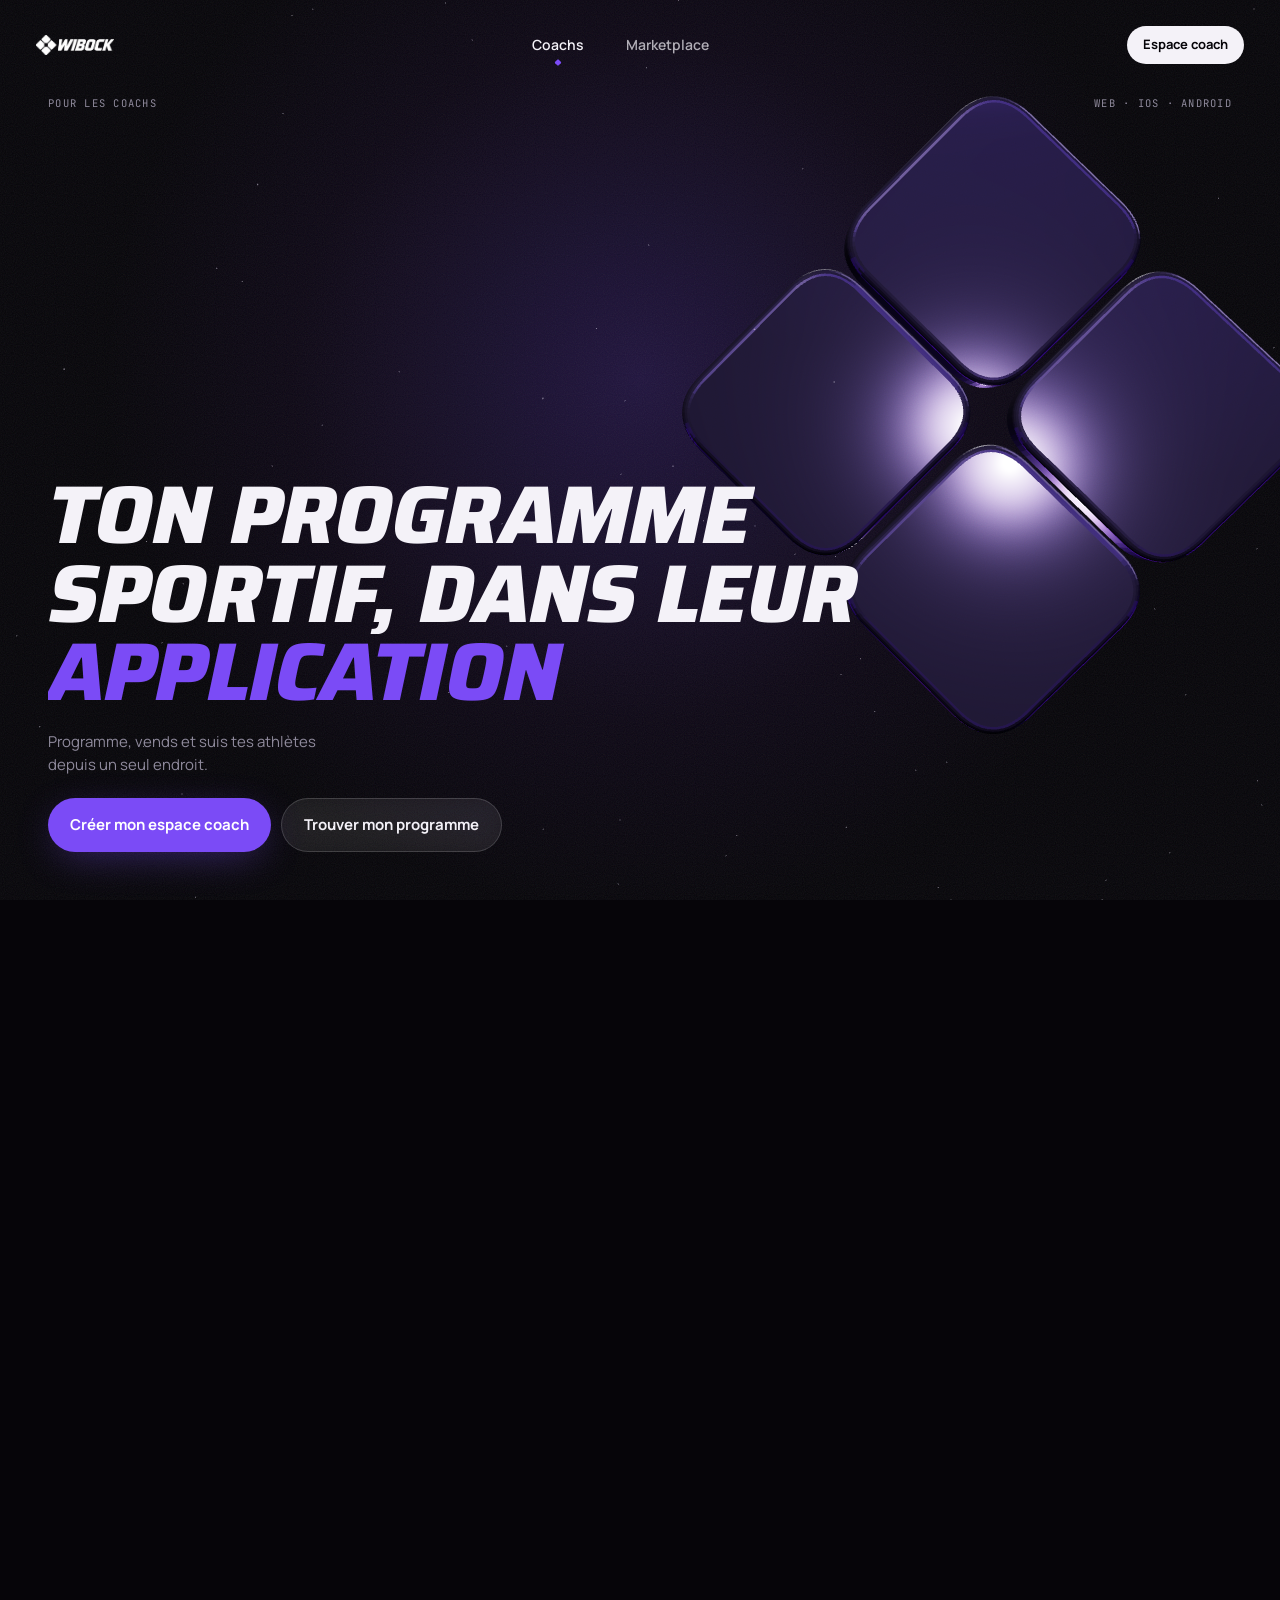
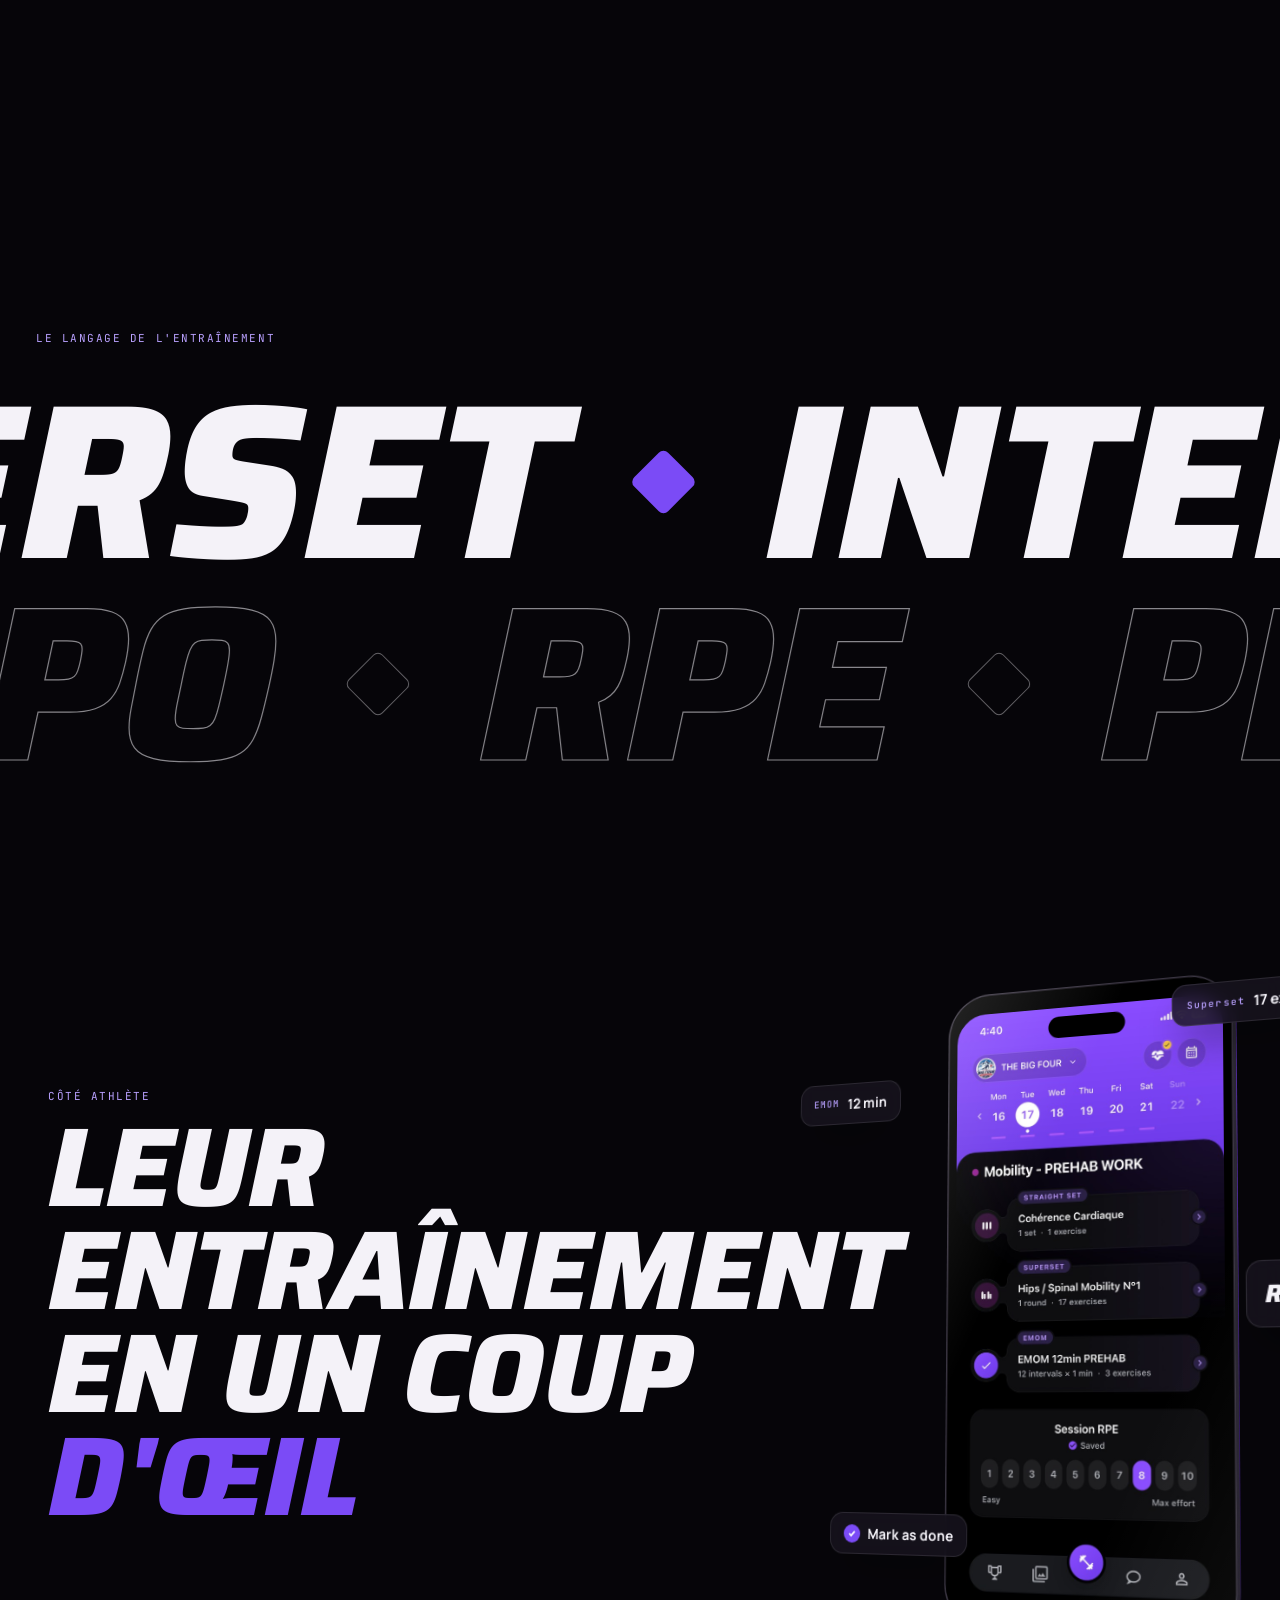
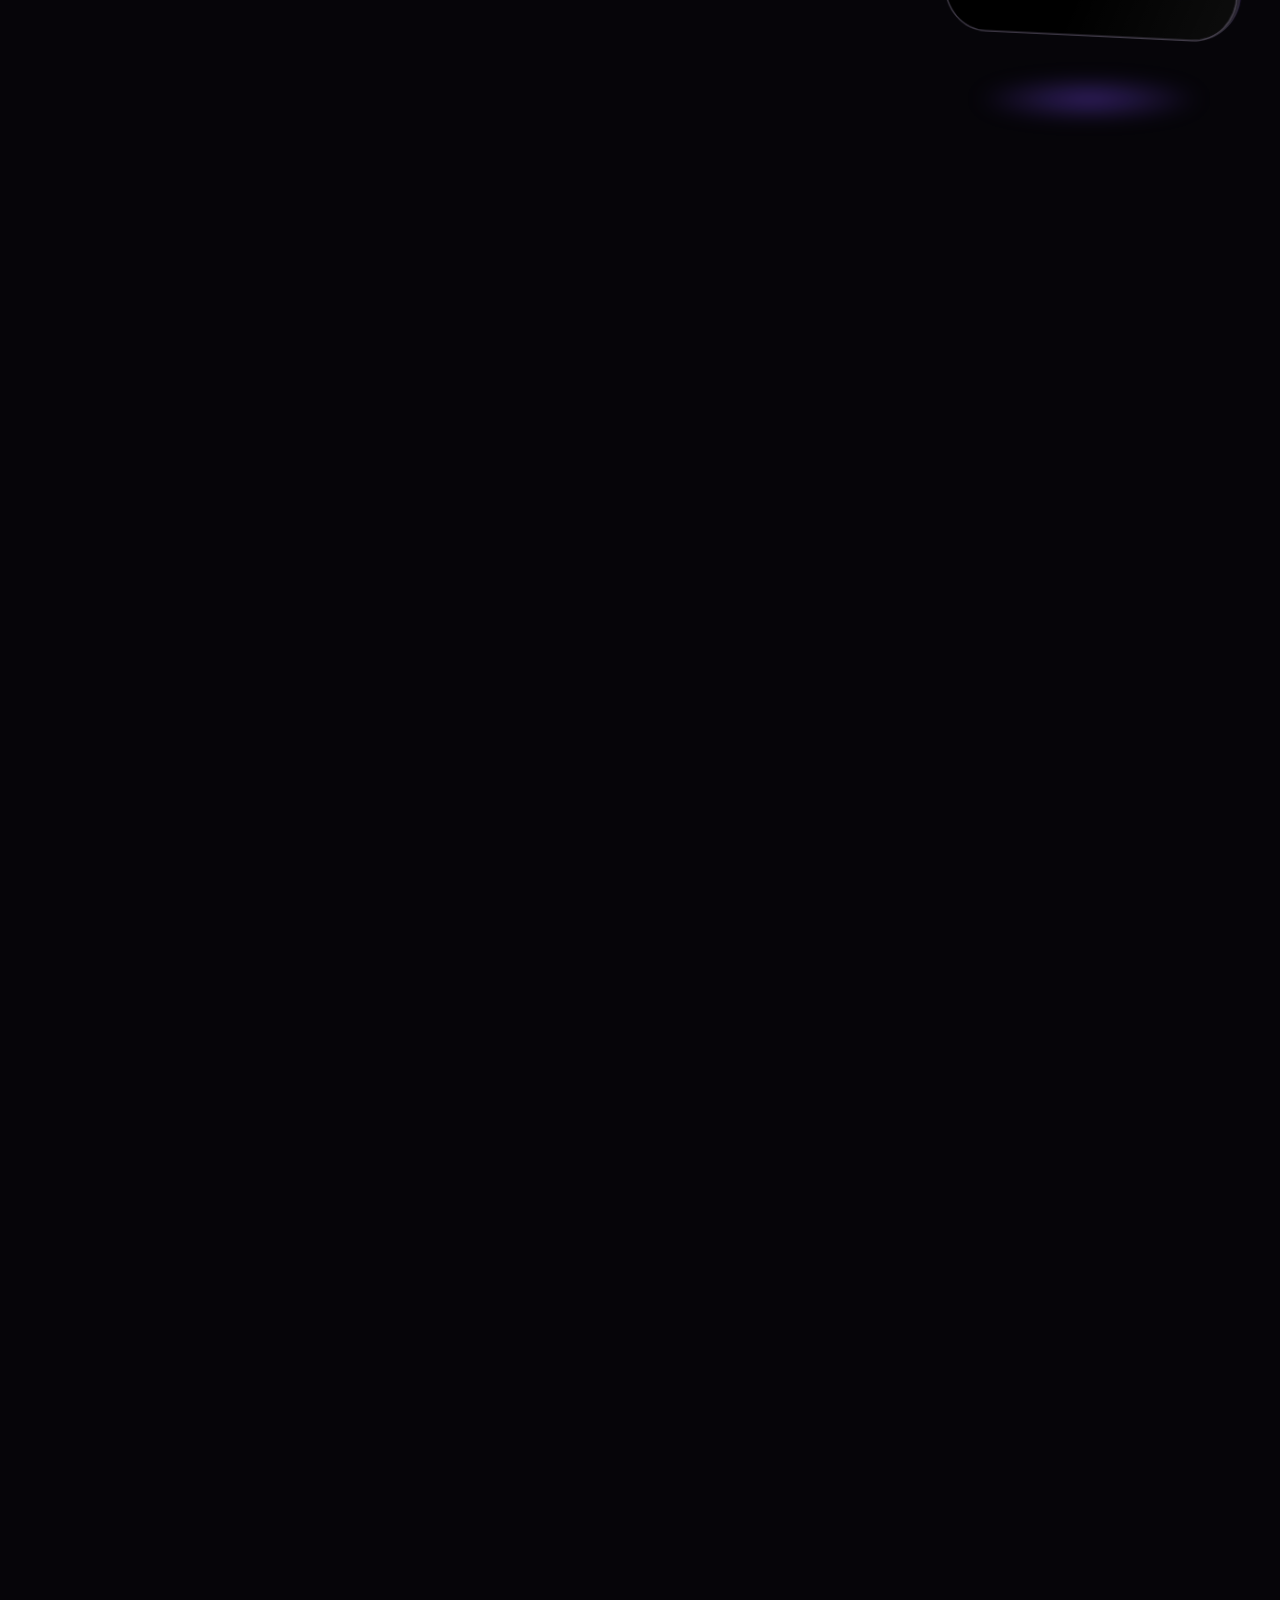
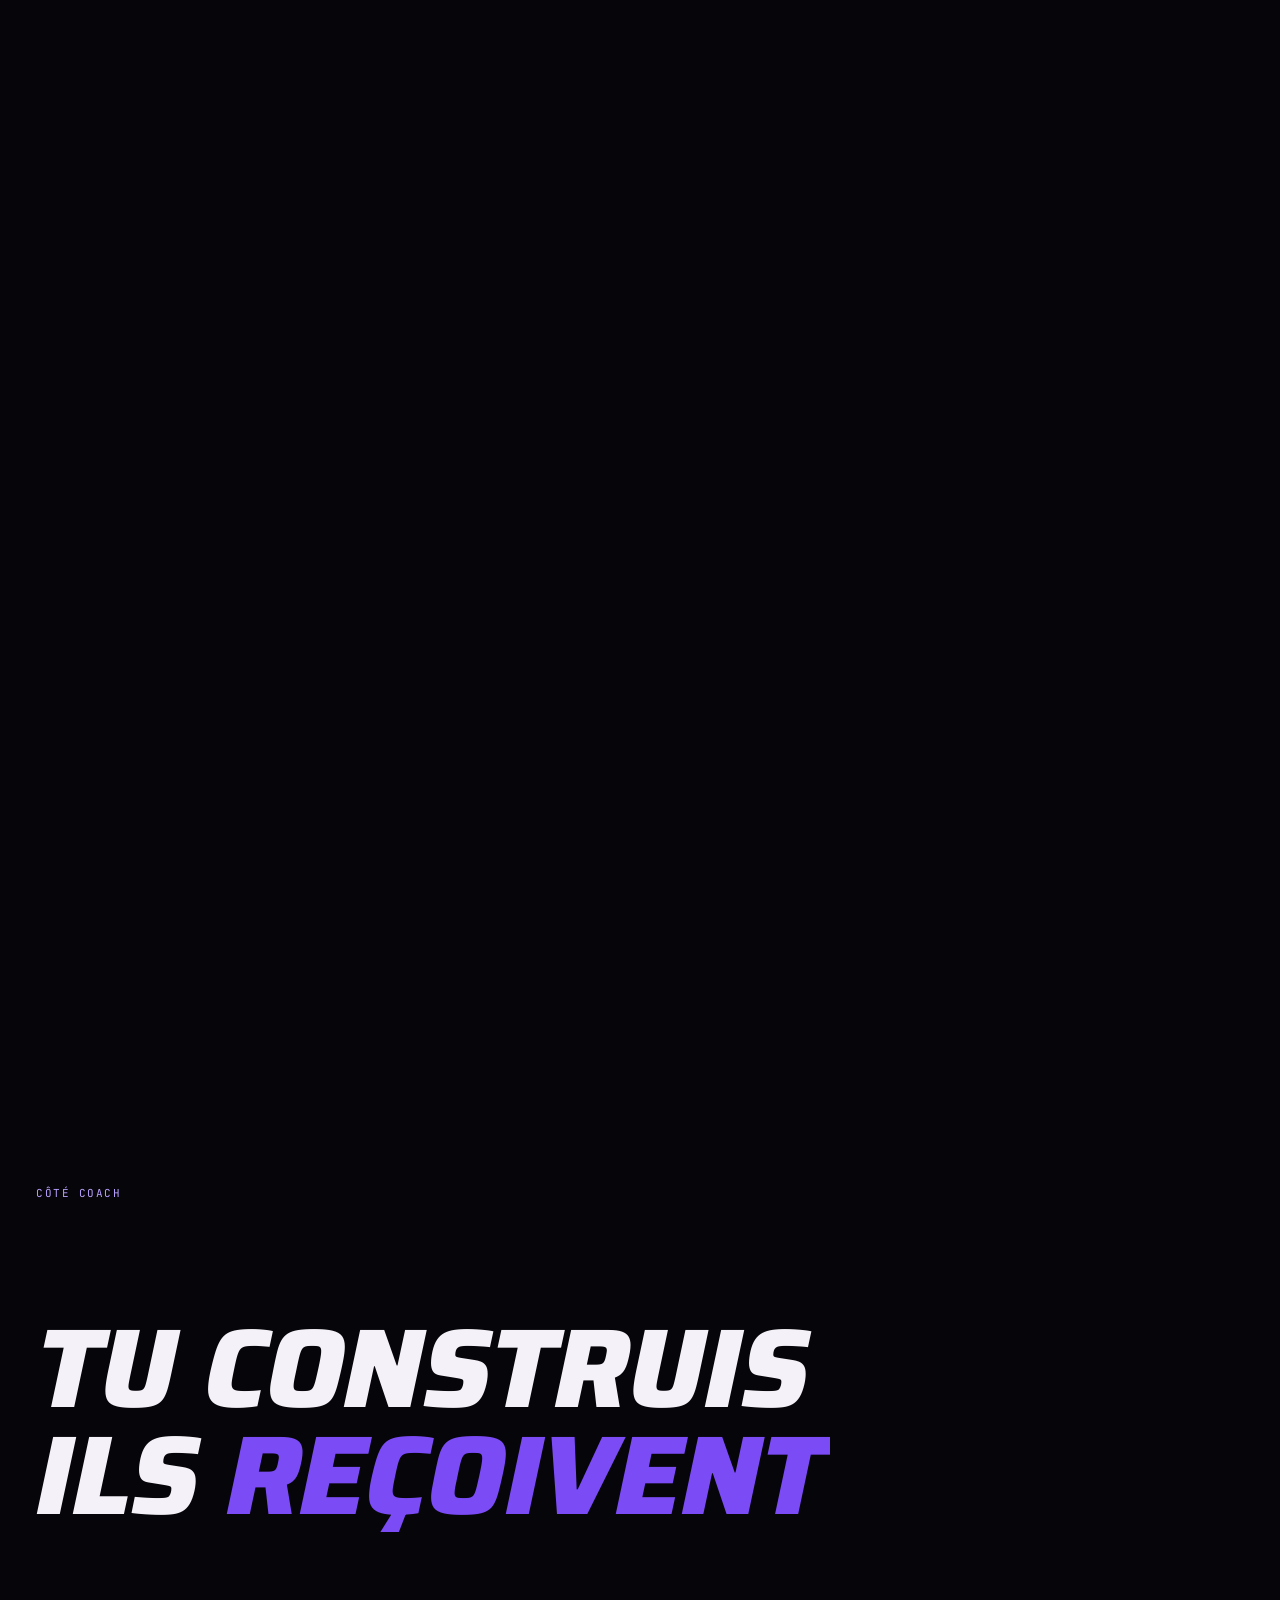
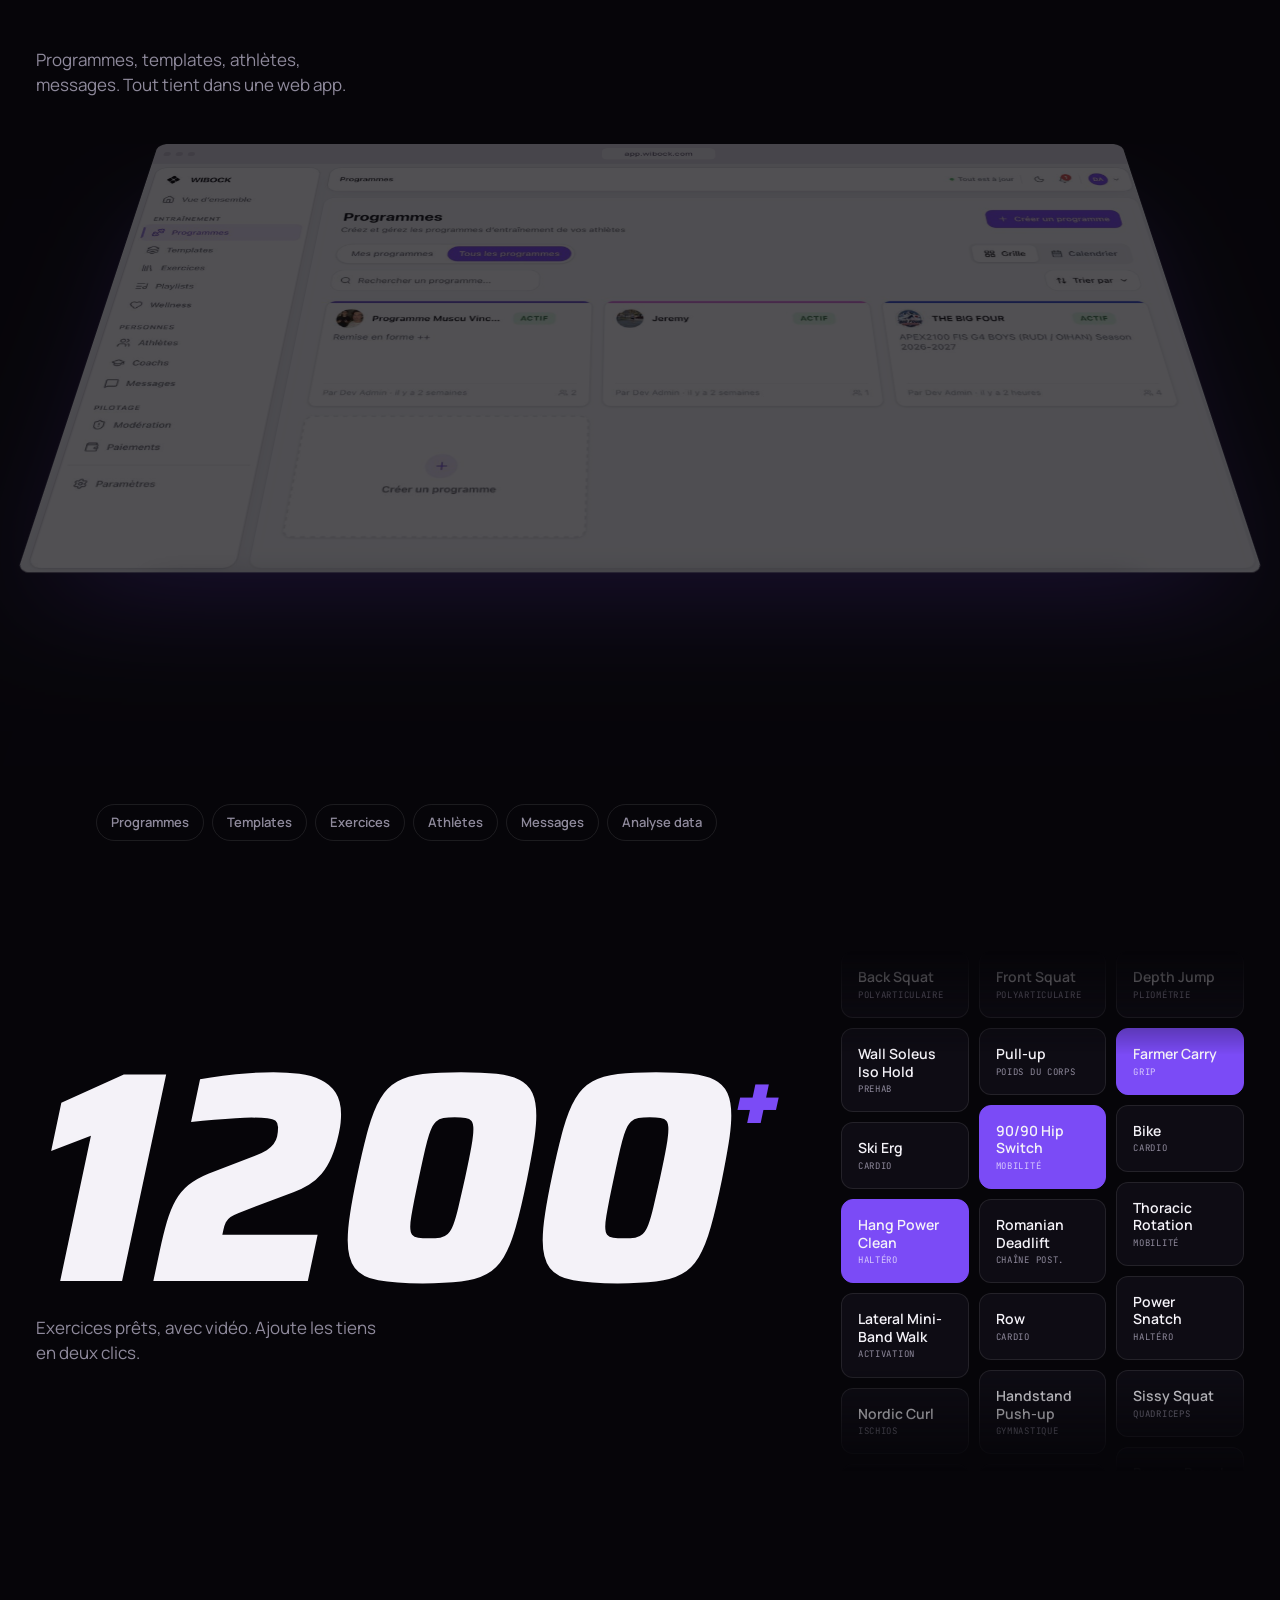
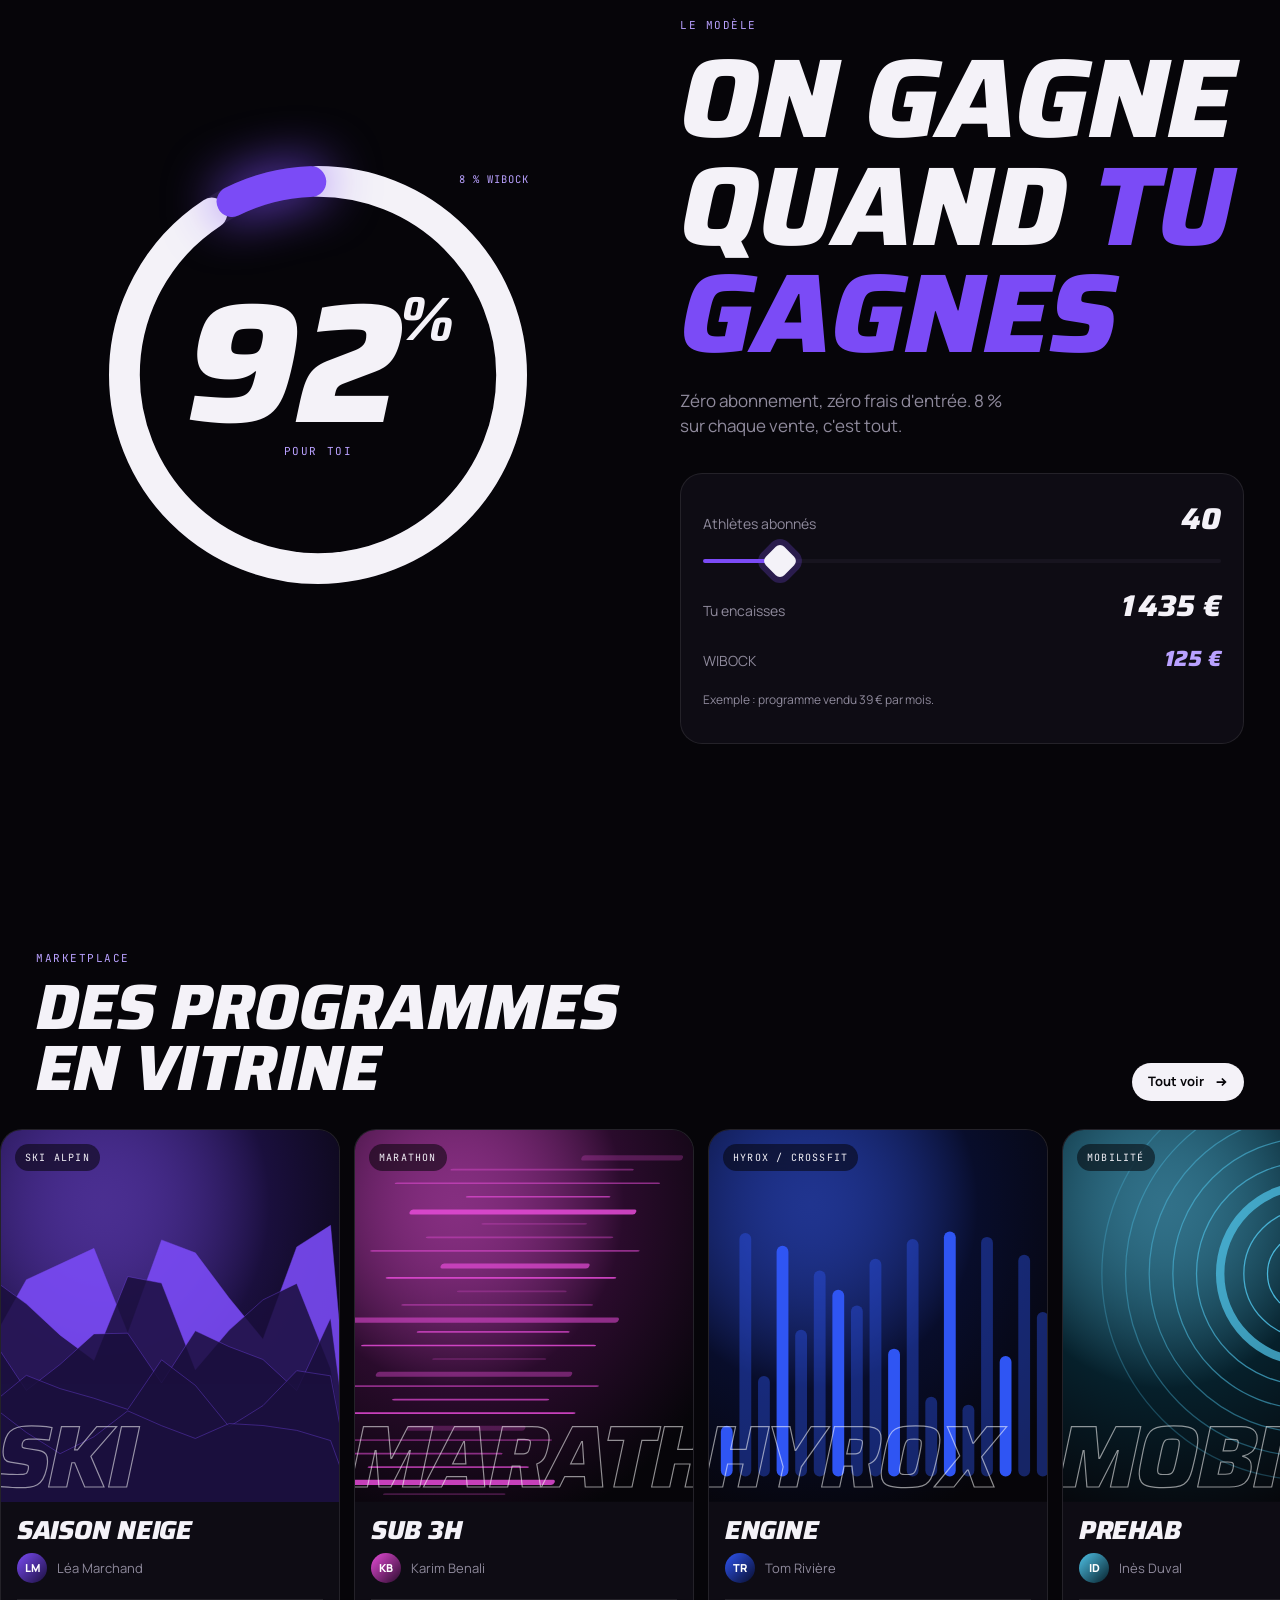
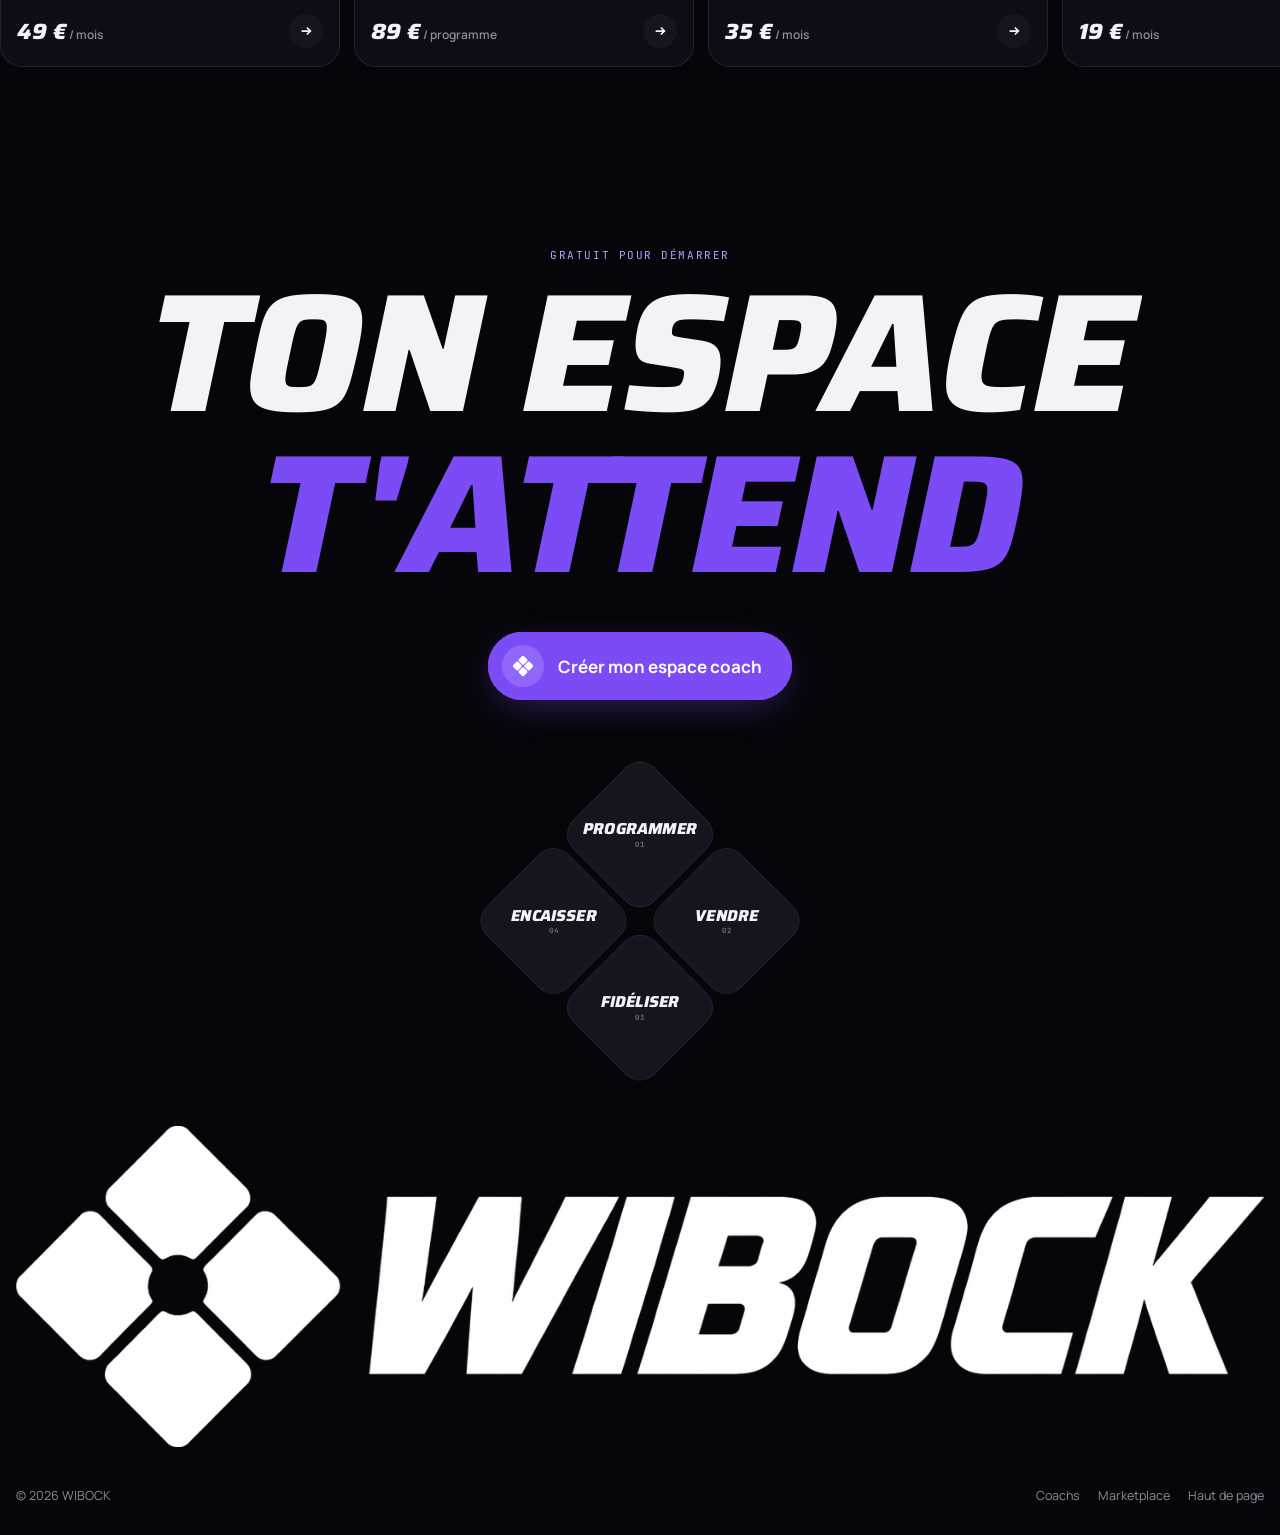
<file: index.html>
<!doctype html>
<html lang="fr">
<head>
<meta charset="utf-8">
<meta name="viewport" content="width=device-width, initial-scale=1, viewport-fit=cover">
<title>WIBOCK · Ton programme sportif dans leur application</title>
<meta name="description" content="Coachs : crée ton programme sportif, vends-le et suis tes athlètes dans leur application. Zéro abonnement, 8 % par vente.">
<meta name="theme-color" content="#060509">
<script>try{if(sessionStorage.getItem("wbvt")){document.documentElement.classList.add("vt");sessionStorage.removeItem("wbvt")}}catch(e){}</script>
<link rel="preconnect" href="https://fonts.googleapis.com">
<link rel="preconnect" href="https://fonts.gstatic.com" crossorigin>
<link href="https://fonts.googleapis.com/css2?family=Saira:ital,wght@1,700;1,800&family=Manrope:wght@400;500;600;700;800&family=JetBrains+Mono:wght@400;500&display=swap" rel="stylesheet">
<link rel="stylesheet" href="css/style.css">
</head>
<body id="top">

<header class="nav">
  <a class="brand" href="index.html" aria-label="WIBOCK"><img src="assets/img/logo-white.png" alt="WIBOCK"></a>
  <nav class="nav-links"><a href="index.html" aria-current="page">Coachs</a><a href="marketplace.html">Marketplace</a></nav>
  <div class="nav-right">
    <a class="btn sm" href="#rejoindre">Espace coach</a>
    <button class="burger" aria-label="Menu" aria-expanded="false"><svg viewBox="0 0 18 18" fill="currentColor"><rect x="1" y="1" width="6" height="6" rx="1.5"/><rect x="11" y="1" width="6" height="6" rx="1.5"/><rect x="1" y="11" width="6" height="6" rx="1.5"/><rect x="11" y="11" width="6" height="6" rx="1.5"/></svg></button>
  </div>
</header>
<div class="menu">
  <a class="big d" href="index.html">Coachs<span>01</span></a>
  <a class="big d" href="marketplace.html">Marketplace<span>02</span></a>
  <a class="btn ghost" href="marketplace.html">Trouver mon programme</a>
  <a class="btn violet" href="#rejoindre">Créer mon espace coach</a>
</div>

<!-- 1. Le logo en 3D, puis la hiérarchie -->
<section class="stage">
  <div class="stage-pin">
    <div class="stage-glow"></div>
    <canvas aria-hidden="true"></canvas>
    <div class="stage-fallback"><span data-mark="#7b4bf6"></span></div>
    <div class="grain"></div>

    <div class="hero-meta"><span>Pour les coachs</span><span>Web · iOS · Android</span></div>

    <div class="hero-copy">
      <h1 class="d" data-split>Ton programme <span class="l2">sportif, dans leur</span> <span class="v">application</span></h1>
      <div class="row">
        <p class="lede">Programme, vends et suis tes athlètes depuis un seul endroit.</p>
      </div>
      <div class="cta-row">
        <a class="btn violet" href="#rejoindre">Créer mon espace coach</a>
        <a class="btn ghost" href="marketplace.html">Trouver mon programme</a>
      </div>
    </div>

    <div class="levels">
      <div class="level"><div class="num"><b>01</b><em></em><span class="tag">Étape 1</span></div><h2 class="d">Programmer</h2><p>Toute ta saison, <strong>programmée en quelques clics.</strong></p></div>
      <div class="level"><div class="num"><b>02</b><em></em><span class="tag">Étape 2</span></div><h2 class="d">Vendre</h2><p>Ton programme, <strong>vendu en un clic.</strong></p></div>
      <div class="level"><div class="num"><b>03</b><em></em><span class="tag">Étape 3</span></div><h2 class="d">Fidéliser</h2><p>Ils progressent, ils restent. <strong>L'app les garde motivés.</strong></p></div>
      <div class="level"><div class="num"><b>04</b><em></em><span class="tag">Étape 4</span></div><h2 class="d">Encaisser</h2><p>Chaque mois, toute l'année. <strong>Simplement.</strong></p></div>
    </div>
    <div class="ladder" aria-hidden="true"><i></i><i></i><i></i><i></i></div>
  </div>
</section>

<!-- 2. Les formats -->
<section class="formats">
  <div class="wrap head">
    <span class="tag">Le langage de l'entraînement</span>
  </div>
  <div class="track d"><span>EMOM</span><span>AMRAP</span><span>For time</span><span>Superset</span><span>Interval</span><span>Straight set</span></div>
  <div class="track b d"><span>Cycle</span><span>Tempo</span><span>RPE</span><span>Prehab</span><span>Wellness</span><span>Template</span></div>
</section>

<!-- 3. Côté athlète : le téléphone en 3D -->
<section class="athlete" id="athlete">
  <div class="athlete-pin">
    <div class="athlete-copy">
      <span class="tag">Côté athlète</span>
      <div class="swap">
        <h2 class="d h-l" data-state="0">Leur entraînement<br>en un coup <span class="v">d'œil</span></h2>
        <h2 class="d h-l off" data-state="1">Chaque bloc<br><span class="v">expliqué</span></h2>
      </div>
    </div>
    <div class="scene">
      <div class="shadow-floor"></div>
      <div class="rig">
        <div class="phone">
          <div class="back"><span class="cam"></span><span data-mark="#ffffff" data-hole="#3a1a78"></span></div>
          <div class="slab" style="transform:translateZ(-6px)"></div>
          <div class="slab" style="transform:translateZ(-3px)"></div>
          <div class="slab" style="transform:translateZ(0)"></div>
          <div class="slab" style="transform:translateZ(3px)"></div>
          <div class="slab" style="transform:translateZ(6px)"></div>
          <div class="face">
            <span class="island"></span>
            <img src="assets/img/app-today.jpg" alt="Écran du jour dans l'app WIBOCK" data-screen="0">
            <img class="off" src="assets/img/app-superset.jpg" alt="Détail d'un superset dans l'app WIBOCK" data-screen="1">
          </div>
        </div>
        <div class="chip3d k1"><small>EMOM</small>12 min</div>
        <div class="chip3d big k2">RPE <span class="v">8</span></div>
        <div class="chip3d k3"><span class="dot"><svg viewBox="0 0 12 12" fill="none" stroke="#fff" stroke-width="2"><path d="M2.5 6.2l2.4 2.3 4.6-5"/></svg></span>Mark as done</div>
        <div class="chip3d k4"><small>Superset</small>17 exos</div>
      </div>
    </div>
  </div>
</section>

<!-- 4. Côté coach : la web app -->
<section class="coach">
  <div class="wrap intro">
    <span class="tag">Côté coach</span>
    <h2 class="d h-l" data-split>Tu construis<br>ils <span class="v">reçoivent</span></h2>
    <p class="lede rv">Programmes, templates, athlètes, messages. Tout tient dans une web app.</p>
  </div>
  <div class="browser-wrap">
    <div class="browser" id="browser">
      <div class="bar"><i></i><i></i><i></i><span></span></div>
      <div class="screen"><img src="assets/img/webapp-programmes.jpg" alt="La web app coach WIBOCK, page Programmes" loading="lazy"></div>
    </div>
  </div>
  <div class="chips rv">
    <span>Programmes</span><span>Templates</span><span>Exercices</span><span>Athlètes</span><span>Messages</span><span>Analyse data</span>
  </div>
</section>

<!-- 5. Bibliothèque -->
<section class="library">
  <div class="wrap lib-grid">
    <div>
      <div class="lib-num d rv">1200<sup>+</sup></div>
      <p class="lede rv" style="margin-top:18px">Exercices prêts, avec vidéo. Ajoute les tiens en deux clics.</p>
    </div>
    <div class="lib-cols" id="libcols" aria-hidden="true"></div>
  </div>
</section>

<!-- 6. Le modèle -->
<section class="money">
  <div class="wrap money-grid">
    <div class="ring" id="ring">
      <svg viewBox="0 0 200 200">
        <circle class="c-base" cx="100" cy="100" r="88" fill="none" stroke-width="14"/>
        <circle class="c-coach" cx="100" cy="100" r="88" fill="none" stroke-width="14" stroke-linecap="round"/>
        <circle class="c-us" cx="100" cy="100" r="88" fill="none" stroke-width="14" stroke-linecap="round"/>
      </svg>
      <div class="mid"><b class="d">92<sup>%</sup></b><span class="tag">pour toi</span></div>
      <span class="lab a">8 % wibock</span>
    </div>
    <div>
      <span class="tag">Le modèle</span>
      <h2 class="d h-l" data-split>On gagne quand <span class="v">tu gagnes</span></h2>
      <p class="lede rv">Zéro abonnement, zéro frais d'entrée. 8 % sur chaque vente, c'est tout.</p>
      <div class="calc rv">
        <div class="r"><label for="ath">Athlètes abonnés</label><output id="athOut">40</output></div>
        <input id="ath" type="range" min="1" max="300" value="40" aria-label="Nombre d'athlètes">
        <div class="r"><label>Tu encaisses</label><output id="you">1 435 €</output></div>
        <div class="r"><label>WIBOCK</label><output class="v" id="us">125 €</output></div>
        <p class="note">Exemple : programme vendu 39 € par mois.</p>
      </div>
    </div>
  </div>
</section>

<!-- 7. Marketplace -->
<section class="shelf">
  <div class="wrap head">
    <div><span class="tag">Marketplace</span><h2 class="d h-m" style="margin:10px 0 0" data-split>Des programmes<br>en vitrine</h2></div>
    <a class="btn sm" href="marketplace.html">Tout voir <svg class="arr" viewBox="0 0 16 16" fill="none" stroke="currentColor" stroke-width="2"><path d="M3 8h10M9 4l4 4-4 4"/></svg></a>
  </div>
  <div class="rail" id="rail"></div>
</section>

<!-- 8. Fin -->
<section class="finale" id="rejoindre">
  <div class="wrap">
    <span class="tag">Gratuit pour démarrer</span>
    <h2 class="d h-xl" data-split>Ton espace <span class="v">t'attend</span></h2>
    <a class="btn violet xl" href="#rejoindre"><span class="ico" data-mark="#ffffff" data-hole="rgba(0,0,0,0)"></span>Créer mon espace coach</a>
    <div class="tiles" aria-hidden="true">
      <div><span>Programmer<small>01</small></span></div>
      <div><span>Vendre<small>02</small></span></div>
      <div><span>Encaisser<small>04</small></span></div>
      <div><span>Fidéliser<small>03</small></span></div>
    </div>
  </div>
  <div class="wordmark rv"><img src="assets/img/logo-white.png" alt="WIBOCK" loading="lazy"></div>
  <footer class="footer">
    <span>© 2026 WIBOCK</span>
    <nav><a href="index.html">Coachs</a><a href="marketplace.html">Marketplace</a><a href="#top">Haut de page</a></nav>
  </footer>
</section>

<script src="assets/vendor/three.min.js"></script>
<script src="js/data.js"></script>
<script src="js/core.js"></script>
<script src="js/hero3d.js"></script>
<script src="js/home.js"></script>
</body>
</html>
</file>
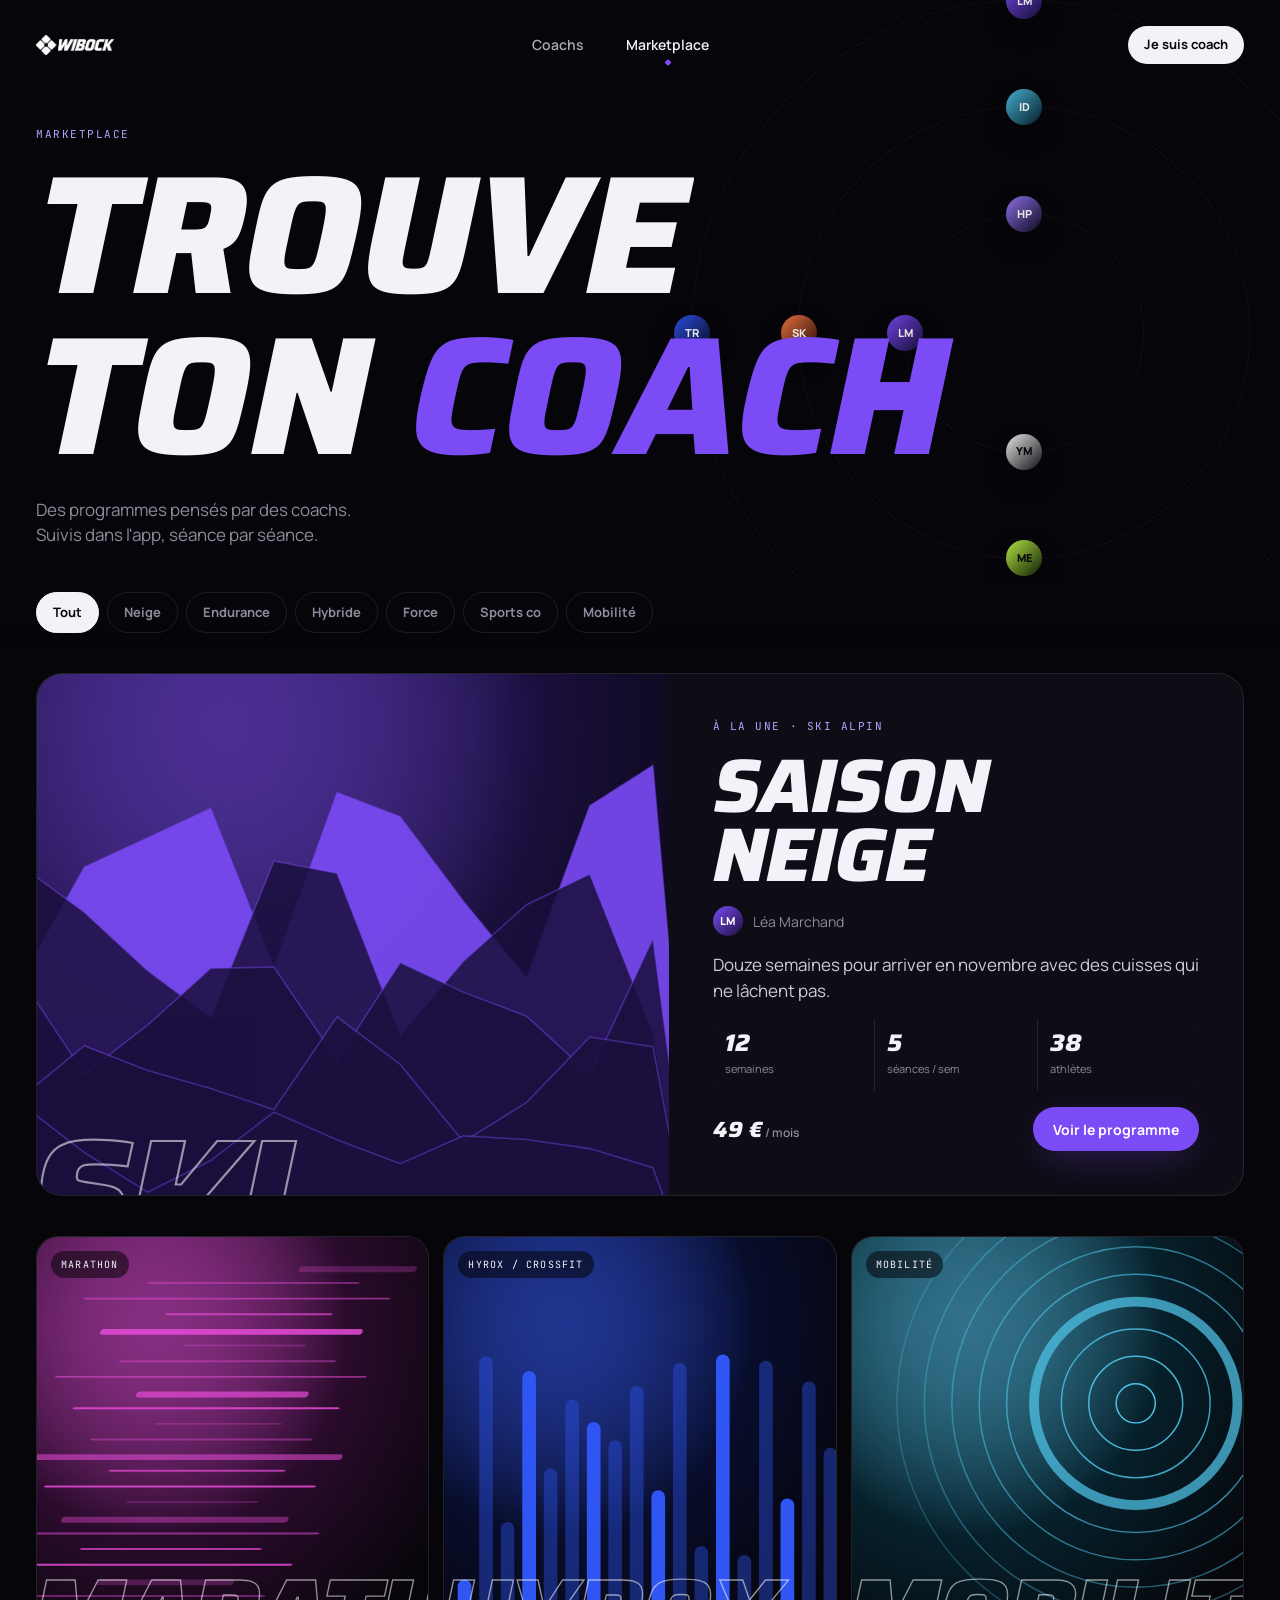
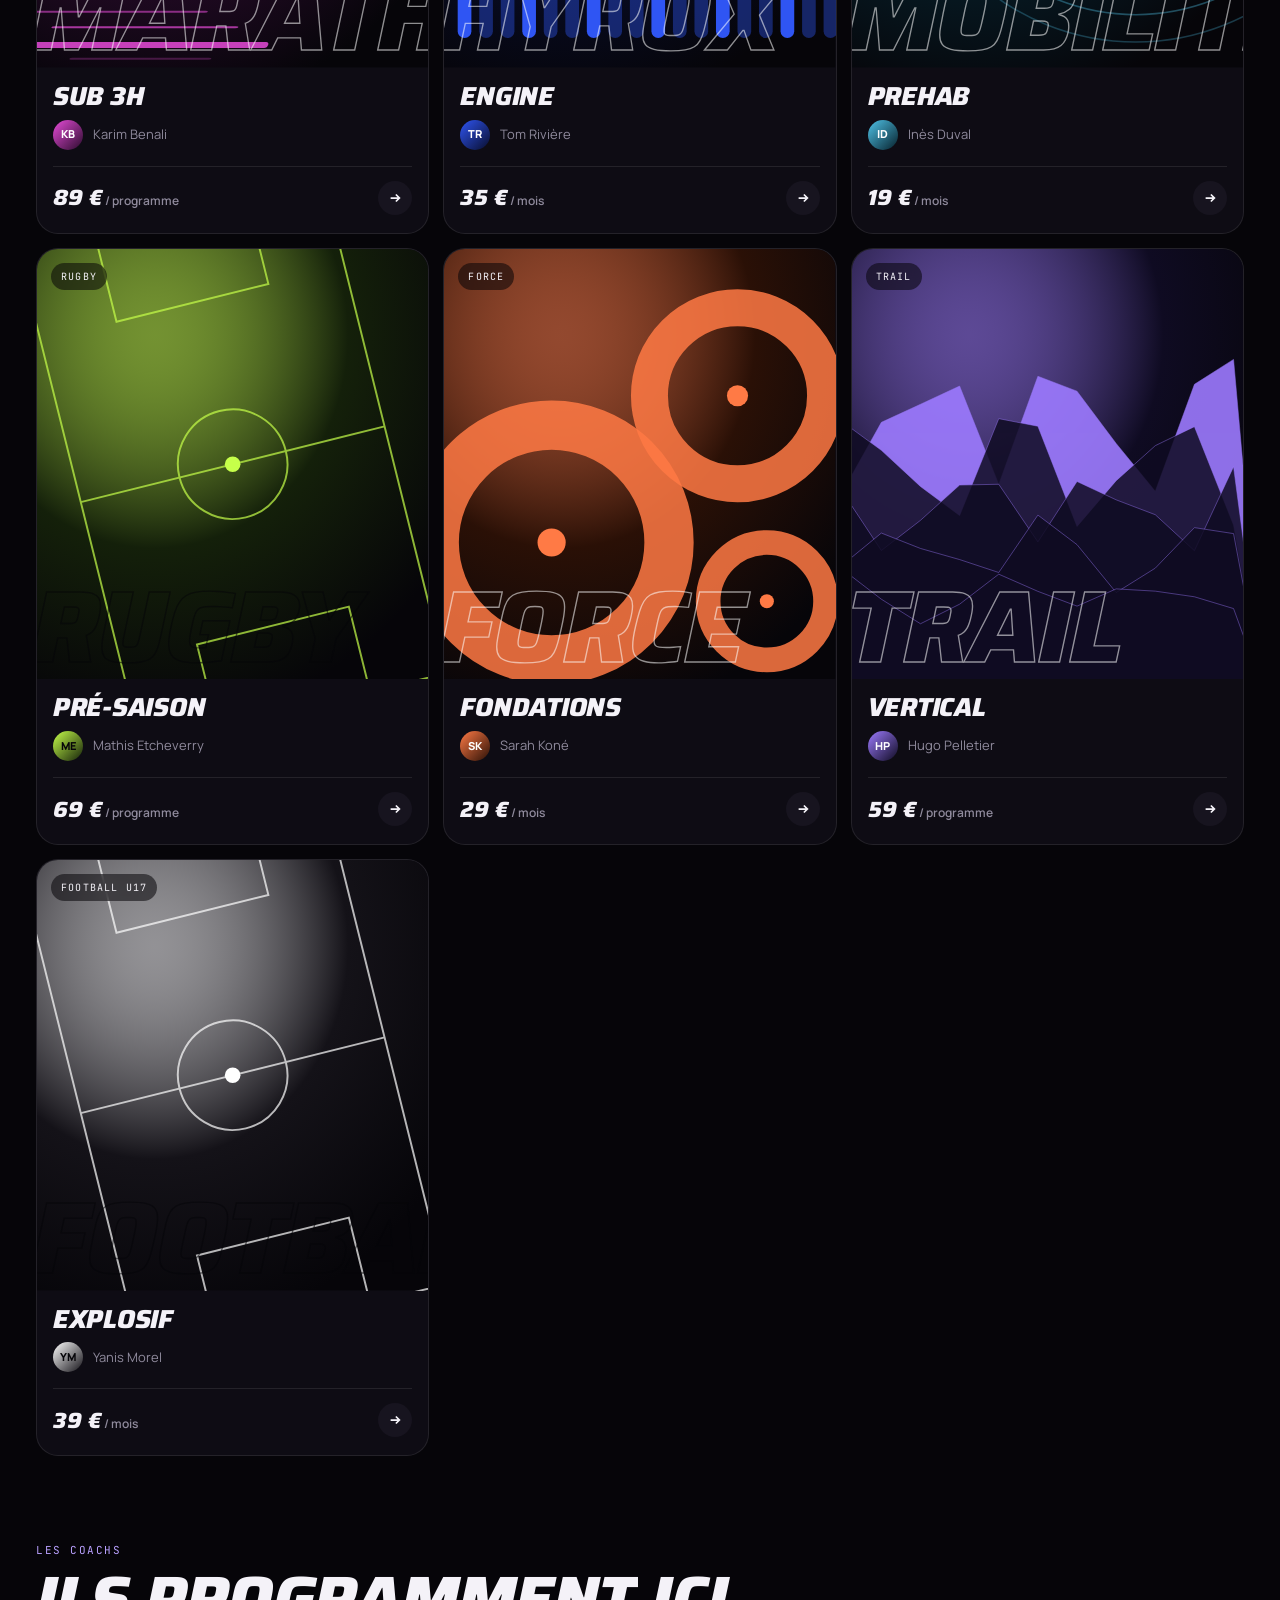
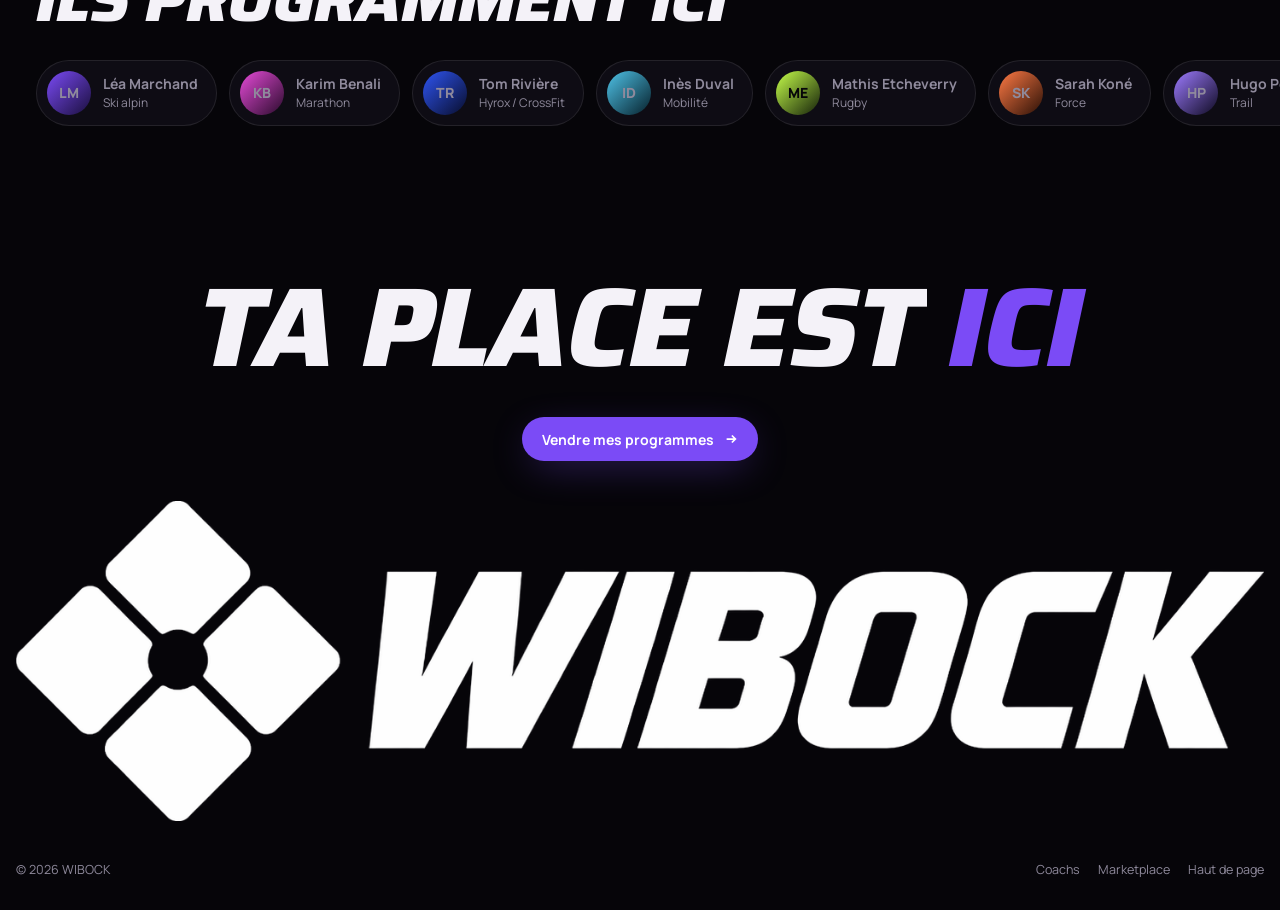
<file: marketplace.html>
<!doctype html>
<html lang="fr">
<head>
<meta charset="utf-8">
<meta name="viewport" content="width=device-width, initial-scale=1, viewport-fit=cover">
<title>WIBOCK · Marketplace</title>
<meta name="description" content="Les programmes des coachs WIBOCK.">
<meta name="theme-color" content="#060509">
<script>try{if(sessionStorage.getItem("wbvt")){document.documentElement.classList.add("vt");sessionStorage.removeItem("wbvt")}}catch(e){}</script>
<link rel="preconnect" href="https://fonts.googleapis.com">
<link rel="preconnect" href="https://fonts.gstatic.com" crossorigin>
<link href="https://fonts.googleapis.com/css2?family=Saira:ital,wght@1,700;1,800&family=Manrope:wght@400;500;600;700;800&family=JetBrains+Mono:wght@400;500&display=swap" rel="stylesheet">
<link rel="stylesheet" href="css/style.css">
</head>
<body id="top">

<header class="nav">
  <a class="brand" href="index.html" aria-label="WIBOCK"><img src="assets/img/logo-white.png" alt="WIBOCK"></a>
  <nav class="nav-links"><a href="index.html">Coachs</a><a href="marketplace.html" aria-current="page">Marketplace</a></nav>
  <div class="nav-right">
    <a class="btn sm" href="index.html#rejoindre">Je suis coach</a>
    <button class="burger" aria-label="Menu" aria-expanded="false"><svg viewBox="0 0 18 18" fill="currentColor"><rect x="1" y="1" width="6" height="6" rx="1.5"/><rect x="11" y="1" width="6" height="6" rx="1.5"/><rect x="1" y="11" width="6" height="6" rx="1.5"/><rect x="11" y="11" width="6" height="6" rx="1.5"/></svg></button>
  </div>
</header>
<div class="menu">
  <a class="big d" href="index.html">Coachs<span>01</span></a>
  <a class="big d" href="marketplace.html">Marketplace<span>02</span></a>
  <a class="btn ghost" href="marketplace.html">Trouver mon programme</a>
  <a class="btn violet" href="index.html#rejoindre">Créer mon espace coach</a>
</div>

<section class="mk-hero">
  <div class="mk-orbit" id="orbit" aria-hidden="true"></div>
  <div class="wrap" style="position:relative">
    <span class="tag">Marketplace</span>
    <h1 class="d h-xl" data-split>Trouve<br>ton <span class="v">coach</span></h1>
    <p class="lede rv">Des programmes pensés par des coachs. Suivis dans l'app, séance par séance.</p>
  </div>
</section>

<div class="filters"><div class="scroll" id="filters"></div></div>

<main class="wrap">
  <a class="feature rv" id="feature"></a>
  <div class="grid" id="grid"></div>
</main>

<section class="coaches">
  <div class="wrap"><span class="tag">Les coachs</span><h2 class="d h-m" style="margin:10px 0 22px" data-split>Ils programment ici</h2></div>
  <div class="coach-row" id="coachRow"></div>
</section>

<section class="finale" style="padding-top:80px">
  <div class="wrap">
    <h2 class="d h-l" data-split>Ta place est <span class="v">ici</span></h2>
    <a class="btn violet" href="index.html#rejoindre">Vendre mes programmes <svg class="arr" viewBox="0 0 16 16" fill="none" stroke="currentColor" stroke-width="2"><path d="M3 8h10M9 4l4 4-4 4"/></svg></a>
  </div>
  <div class="wordmark rv"><img src="assets/img/logo-white.png" alt="WIBOCK" loading="lazy"></div>
  <footer class="footer">
    <span>© 2026 WIBOCK</span>
    <nav><a href="index.html">Coachs</a><a href="marketplace.html">Marketplace</a><a href="#top">Haut de page</a></nav>
  </footer>
</section>

<script src="js/data.js"></script>
<script>
(function () {
  var P = WB.programs;

  /* orbite des coachs */
  var o = "", rings = ["a", "b", "c"];
  rings.forEach(function (r, k) {
    var items = "";
    for (var j = 0; j < 3; j++) { var p = P[(k * 3 + j) % P.length]; items += "<i " + WB.avatar(p) + ">" + p.ini + "</i>"; }
    o += '<div class="o ' + r + '">' + items + "</div>";
  });
  document.getElementById("orbit").innerHTML = o;

  /* programme mis en avant */
  var f = P[0], fe = document.getElementById("feature");
  fe.href = "programme.html?id=" + f.id;
  fe.innerHTML = '<div class="cv">' + WB.cover(f, { k: "f" }) + '</div><div class="body">' +
    '<span class="tag">À la une · ' + f.sport + '</span><h2 class="d">' + f.title + '</h2>' +
    '<div class="who" style="display:flex;align-items:center;gap:10px;color:var(--mute);font-size:14px"><span class="av" ' + WB.avatar(f) + '>' + f.ini + '</span>' + f.coach + '</div>' +
    '<p style="margin:0;color:#cfcbd8;font-size:17px">' + f.pitch + '</p>' +
    '<div class="stats"><div><b>' + f.weeks + '</b><span>semaines</span></div><div><b>' + f.perWeek + '</b><span>séances / sem</span></div><div><b>' + f.athletes + '</b><span>athlètes</span></div></div>' +
    '<div style="display:flex;align-items:center;justify-content:space-between;gap:12px"><span class="price">' + f.price + ' €<small>/ ' + f.unit + '</small></span><span class="btn violet">Voir le programme</span></div></div>';

  /* grille + filtres */
  var grid = document.getElementById("grid");
  grid.innerHTML = P.slice(1).map(function (p, i) { return WB.card(p, "g" + i); }).join("");
  var fl = document.getElementById("filters");
  fl.innerHTML = WB.cats.map(function (c, i) { return '<button data-c="' + c[0] + '"' + (i ? "" : ' class="on"') + ">" + c[1] + "</button>"; }).join("");
  fl.addEventListener("click", function (e) {
    var b = e.target.closest("button"); if (!b) return;
    fl.querySelectorAll("button").forEach(function (x) { x.classList.toggle("on", x === b); });
    var c = b.getAttribute("data-c");
    fe.style.display = (c === "all" || c === f.cat) ? "" : "none";
    grid.querySelectorAll(".card").forEach(function (card) {
      var show = c === "all" || card.getAttribute("data-cat") === c;
      card.classList.toggle("hidden", !show);
      if (show) card.classList.add("in");
    });
  });

  /* coachs */
  document.getElementById("coachRow").innerHTML = P.map(function (p) {
    return '<a class="coach-pill" href="programme.html?id=' + p.id + '"><span class="av" ' + WB.avatar(p) + '>' + p.ini + '</span><span><b>' + p.coach + '</b><span>' + p.sport + '</span></span></a>';
  }).join("");
})();
</script>
<script src="js/core.js"></script>
</body>
</html>
</file>
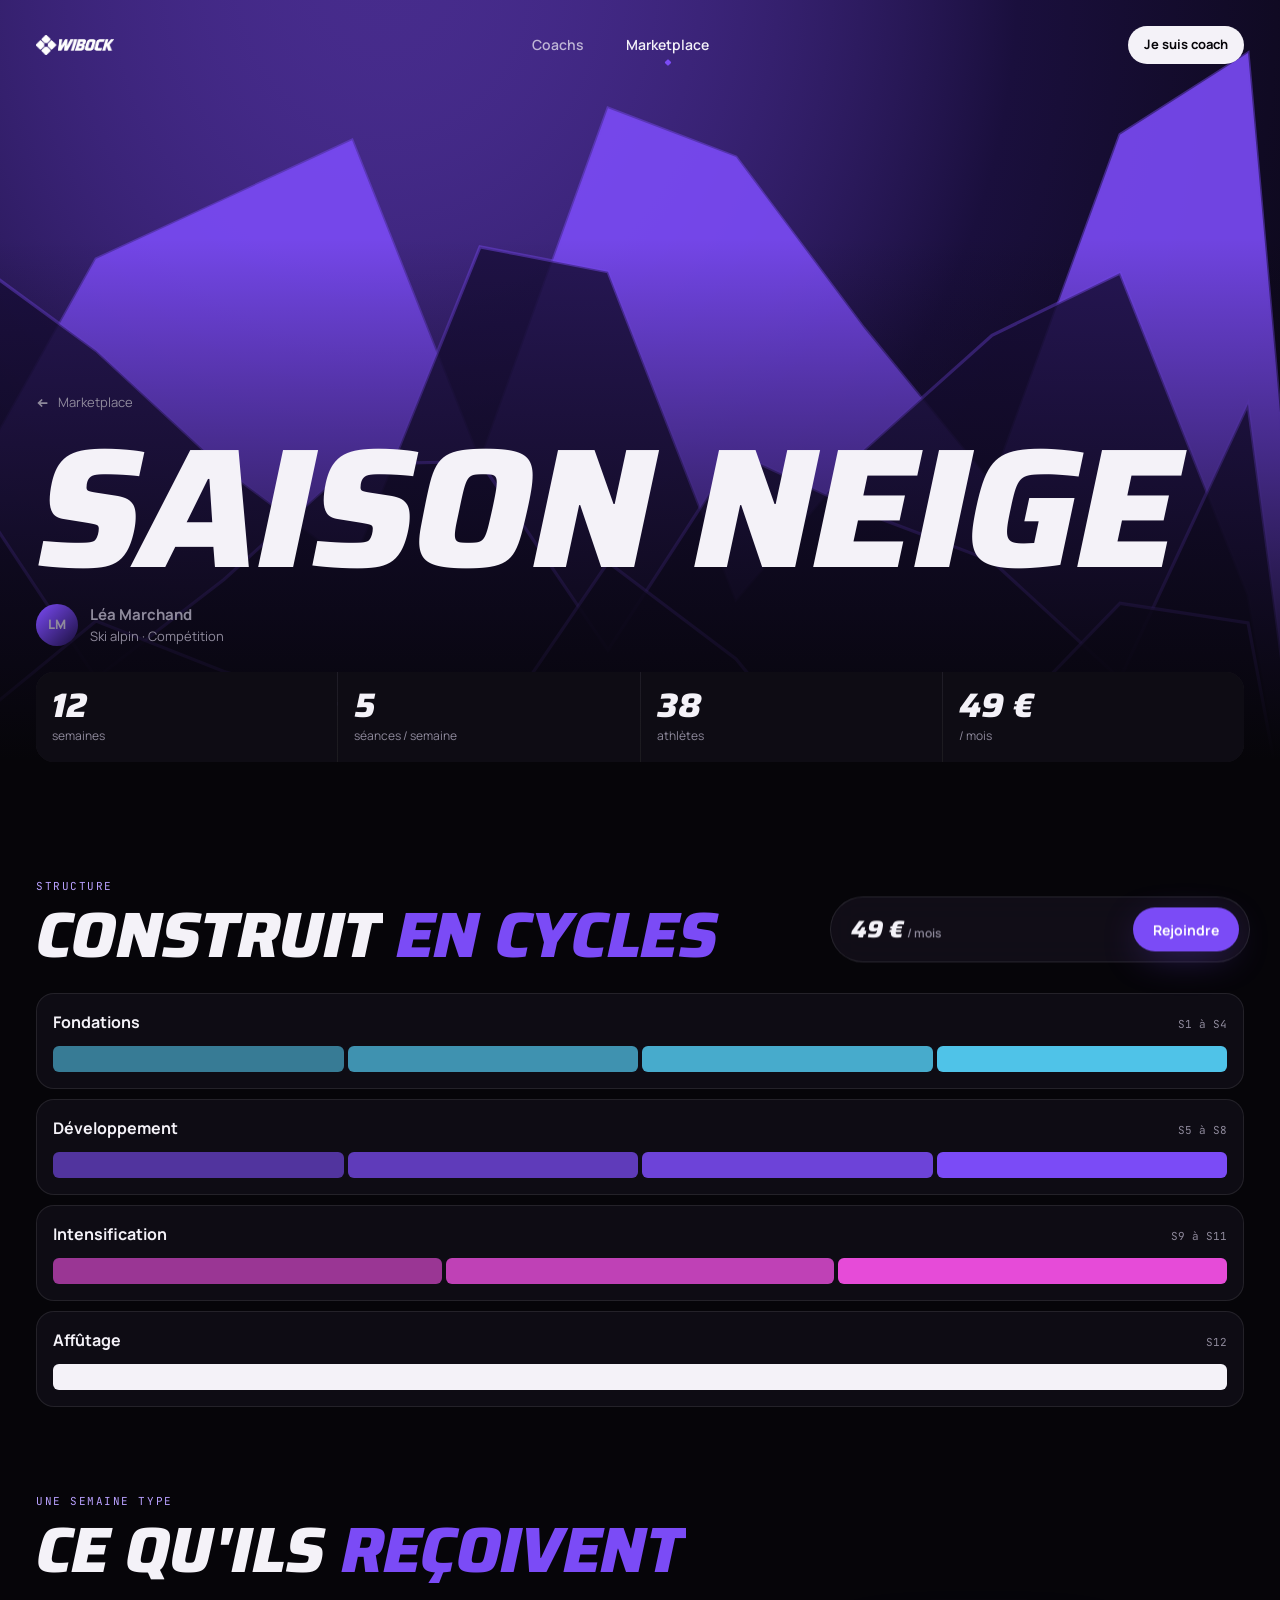
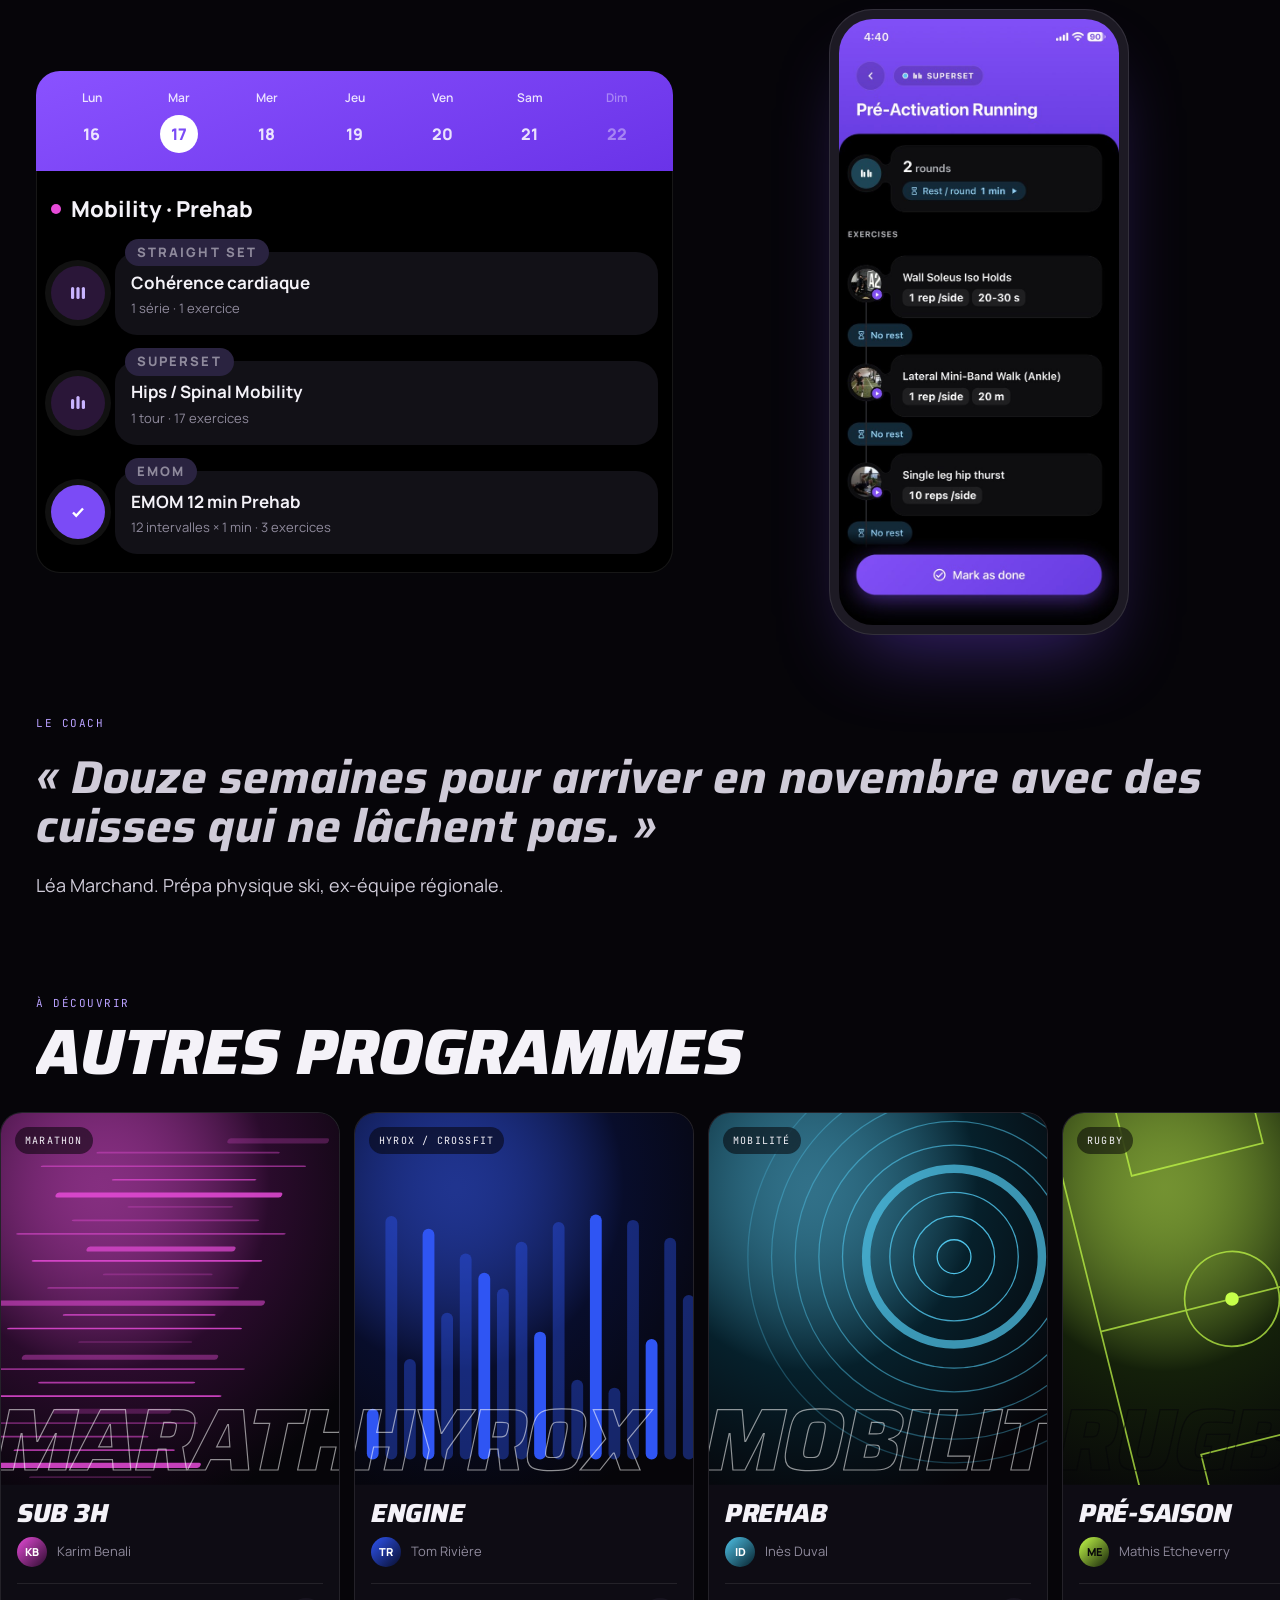
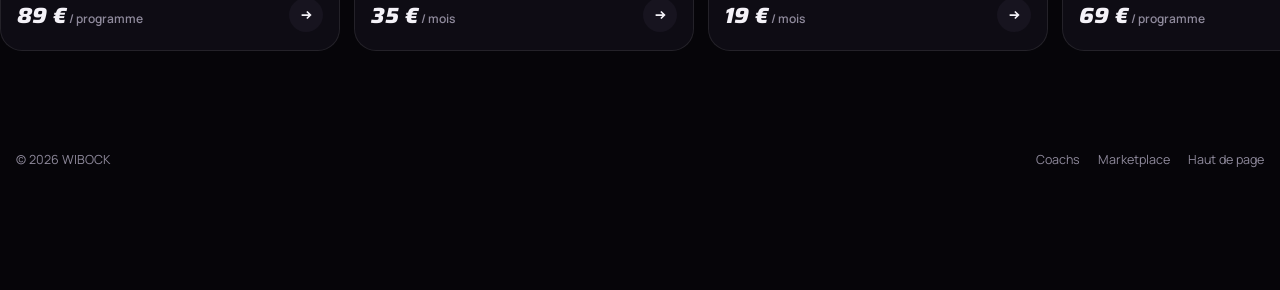
<file: programme.html>
<!doctype html>
<html lang="fr">
<head>
<meta charset="utf-8">
<meta name="viewport" content="width=device-width, initial-scale=1, viewport-fit=cover">
<title>WIBOCK · Programme</title>
<meta name="theme-color" content="#060509">
<script>try{if(sessionStorage.getItem("wbvt")){document.documentElement.classList.add("vt");sessionStorage.removeItem("wbvt")}}catch(e){}</script>
<link rel="preconnect" href="https://fonts.googleapis.com">
<link rel="preconnect" href="https://fonts.gstatic.com" crossorigin>
<link href="https://fonts.googleapis.com/css2?family=Saira:ital,wght@1,700;1,800&family=Manrope:wght@400;500;600;700;800&family=JetBrains+Mono:wght@400;500&display=swap" rel="stylesheet">
<link rel="stylesheet" href="css/style.css">
</head>
<body id="top">

<header class="nav">
  <a class="brand" href="index.html" aria-label="WIBOCK"><img src="assets/img/logo-white.png" alt="WIBOCK"></a>
  <nav class="nav-links"><a href="index.html">Coachs</a><a href="marketplace.html" aria-current="page">Marketplace</a></nav>
  <div class="nav-right">
    <a class="btn sm" href="index.html#rejoindre">Je suis coach</a>
    <button class="burger" aria-label="Menu" aria-expanded="false"><svg viewBox="0 0 18 18" fill="currentColor"><rect x="1" y="1" width="6" height="6" rx="1.5"/><rect x="11" y="1" width="6" height="6" rx="1.5"/><rect x="1" y="11" width="6" height="6" rx="1.5"/><rect x="11" y="11" width="6" height="6" rx="1.5"/></svg></button>
  </div>
</header>
<div class="menu">
  <a class="big d" href="index.html">Coachs<span>01</span></a>
  <a class="big d" href="marketplace.html">Marketplace<span>02</span></a>
  <a class="btn ghost" href="marketplace.html">Trouver mon programme</a>
  <a class="btn violet" href="index.html#rejoindre">Créer mon espace coach</a>
</div>

<section class="p-hero" id="hero">
  <div class="cv" id="cover"></div>
  <div class="wrap">
    <a class="crumb" href="marketplace.html"><svg width="14" height="14" viewBox="0 0 16 16" fill="none" stroke="currentColor" stroke-width="2"><path d="M13 8H3M7 4L3 8l4 4"/></svg>Marketplace</a>
    <h1 class="d" id="title"></h1>
    <div class="who" id="who"></div>
    <div class="p-stats rv" id="stats"></div>
  </div>
</section>

<main class="wrap">
  <section class="p-sec">
    <span class="tag">Structure</span>
    <h2 class="d h-m" data-split>Construit <span class="v">en cycles</span></h2>
    <div class="cycles" id="cycles"></div>
  </section>

  <section class="p-sec">
    <span class="tag">Une semaine type</span>
    <h2 class="d h-m" data-split>Ce qu'ils <span class="v">reçoivent</span></h2>
    <div class="day-grid">
      <div class="rv">
        <div class="week-days" id="days"></div>
        <div class="day-panel" id="panel"></div>
      </div>
      <div class="mini-phone rv"><img src="assets/img/app-superset.jpg" alt="Un bloc superset dans l'app WIBOCK" loading="lazy"></div>
    </div>
  </section>

  <section class="p-sec bio">
    <span class="tag">Le coach</span>
    <p class="q" id="quote" data-in></p>
    <p id="role"></p>
  </section>
</main>

<section class="shelf">
  <div class="wrap head"><div><span class="tag">À découvrir</span><h2 class="d h-m" style="margin:10px 0 0" data-split>Autres programmes</h2></div></div>
  <div class="rail" id="rail"></div>
</section>

<footer class="footer" style="padding-bottom:120px">
  <span>© 2026 WIBOCK</span>
  <nav><a href="index.html">Coachs</a><a href="marketplace.html">Marketplace</a><a href="#top">Haut de page</a></nav>
</footer>

<div class="buybar" id="buy"></div>

<script src="js/data.js"></script>
<script>
(function () {
  var id = new URLSearchParams(location.search).get("id");
  var p = WB.byId(id);
  document.title = "WIBOCK · " + p.title;
  document.getElementById("cover").innerHTML = WB.cover(p, { k: "hero" });
  document.getElementById("title").innerHTML = p.title;
  document.getElementById("who").innerHTML = '<span class="av" ' + WB.avatar(p) + '>' + p.ini + '</span><span><b>' + p.coach + '</b><span>' + p.sport + ' · ' + p.level + '</span></span>';
  document.getElementById("stats").innerHTML =
    '<div><b>' + (p.weeks ? p.weeks : "∞") + '</b><span>' + (p.weeks ? "semaines" : "en continu") + '</span></div>' +
    '<div><b>' + p.perWeek + '</b><span>séances / semaine</span></div>' +
    '<div><b>' + p.athletes + '</b><span>athlètes</span></div>' +
    '<div><b>' + p.price + ' €</b><span>/ ' + p.unit + '</span></div>';

  /* cycles */
  var names = ["Fondations", "Développement", "Intensification", "Affûtage"];
  var tints = ["#4fc3e8", "#7b4bf6", "#e64bd8", "#f4f2f8"];
  var weeks = p.weeks || 16;
  var split = weeks <= 8 ? [3, 3, 2] : weeks <= 12 ? [4, 4, 3, 1] : [4, 5, 4, 3];
  var total = split.reduce(function (a, b) { return a + b; }, 0);
  split = split.map(function (w) { return Math.max(1, Math.round(w * weeks / total)); });
  var html = "", wk = 1;
  split.forEach(function (n, c) {
    var bars = "";
    for (var i = 0; i < n; i++) bars += '<i style="--i:' + i + ';--c:' + tints[c] + ';--o:' + (0.45 + 0.55 * ((i + 1) / n)) + '"></i>';
    html += '<div class="cycle rv"><div class="t"><b>' + names[c] + '</b><span>S' + wk + (n > 1 ? " à S" + (wk + n - 1) : "") + '</span></div><div class="weeks">' + bars + "</div></div>";
    wk += n;
  });
  if (!p.weeks) html += '<p style="color:var(--mute);font-size:14px;margin:6px 0 0">Abonnement : les cycles se renouvellent chaque mois.</p>';
  document.getElementById("cycles").innerHTML = html;

  /* semaine type */
  var ic = {
    bars: '<svg viewBox="0 0 20 20" fill="#c9b4ff"><rect x="3" y="4" width="3.2" height="12" rx="1.6"/><rect x="8.4" y="4" width="3.2" height="12" rx="1.6"/><rect x="13.8" y="4" width="3.2" height="12" rx="1.6"/></svg>',
    eq: '<svg viewBox="0 0 20 20" fill="#c9b4ff"><rect x="3" y="6" width="3.2" height="10" rx="1.6"/><rect x="8.4" y="3" width="3.2" height="13" rx="1.6"/><rect x="13.8" y="7" width="3.2" height="9" rx="1.6"/></svg>',
    ok: '<svg viewBox="0 0 20 20" fill="none" stroke="#fff" stroke-width="2.4"><path d="M5 10.5l3.2 3.2L15 6.5"/></svg>'
  };
  var D = [
    ["Lun", 16, "Force", [["STRAIGHT SET", "Back Squat", "5 séries · 1 exercice", "bars"], ["SUPERSET", "Chaîne postérieure", "3 tours · 4 exercices", "eq"], ["EMOM", "EMOM 10 min Gainage", "10 intervalles × 1 min · 2 exercices", "ok"]]],
    ["Mar", 17, "Mobility · Prehab", [["STRAIGHT SET", "Cohérence cardiaque", "1 série · 1 exercice", "bars"], ["SUPERSET", "Hips / Spinal Mobility", "1 tour · 17 exercices", "eq"], ["EMOM", "EMOM 12 min Prehab", "12 intervalles × 1 min · 3 exercices", "ok"]]],
    ["Mer", 18, "Conditioning", [["INTERVAL", "30 / 30 Ski Erg", "10 rounds · 1 exercice", "eq"], ["FOR TIME", "Chipper 400", "1 tour · 6 exercices", "bars"]]],
    ["Jeu", 19, "Repos actif", [["STRAIGHT SET", "Marche + respiration", "1 série · 2 exercices", "bars"]]],
    ["Ven", 20, "Puissance", [["SUPERSET", "Pré-activation", "2 tours · 3 exercices", "eq"], ["STRAIGHT SET", "Power Clean", "6 séries · 1 exercice", "bars"], ["AMRAP", "AMRAP 8 min", "3 exercices", "ok"]]],
    ["Sam", 21, "Long", [["INTERVAL", "Sortie longue Z2", "1 bloc · 70 min", "eq"]]],
    ["Dim", 22, null, []]
  ];
  var days = document.getElementById("days"), panel = document.getElementById("panel");
  days.innerHTML = D.map(function (d, i) { return '<button data-i="' + i + '"' + (d[2] ? "" : ' class="rest"') + '>' + d[0] + "<b>" + d[1] + "</b></button>"; }).join("");
  function show(i) {
    var d = D[i];
    days.querySelectorAll("button").forEach(function (b, k) { b.classList.toggle("on", k === i); });
    if (!d[2]) { panel.innerHTML = '<h3>Repos</h3><p style="color:var(--mute);margin:0">Rien de programmé. Le corps travaille aussi.</p>'; return; }
    panel.innerHTML = "<h3>" + d[2] + "</h3>" + d[3].map(function (b, k) {
      return '<div class="blk" style="--i:' + k + '"><span class="ic' + (b[3] === "ok" ? " done" : "") + '">' + ic[b[3]] + '</span><div class="bx"><span class="pill">' + b[0] + "</span><b>" + b[1] + "</b><span>" + b[2] + "</span></div></div>";
    }).join("");
  }
  days.addEventListener("click", function (e) { var b = e.target.closest("button"); if (b) show(+b.getAttribute("data-i")); });
  show(1);

  /* coach */
  document.getElementById("quote").textContent = "« " + p.pitch + " »";
  document.getElementById("role").textContent = p.coach + ". " + p.role + ".";

  /* autres */
  document.getElementById("rail").innerHTML = WB.programs.filter(function (x) { return x.id !== p.id; }).map(function (x, i) { return WB.card(x, "o" + i); }).join("");

  /* barre d'achat */
  var buy = document.getElementById("buy");
  buy.innerHTML = '<span class="price">' + p.price + ' €<small>/ ' + p.unit + '</small></span><a class="btn violet" href="#top">Rejoindre</a>';
  var hero = document.getElementById("hero");
  window.addEventListener("scroll", function () { buy.classList.toggle("on", hero.getBoundingClientRect().bottom < window.innerHeight * 0.5); }, { passive: true });
})();
</script>
<script src="js/core.js"></script>
</body>
</html>
</file>
<file: css/style.css>
/* WIBOCK vitrine. Mobile first. */
:root {
  --ink: #060509;
  --ink-2: #0e0c14;
  --ink-3: #17141f;
  --line: rgba(255, 255, 255, .09);
  --paper: #f4f2f8;
  --mute: #8f8a9c;
  --v: #7b4bf6;
  --v-deep: #5e22a6;
  --v-soft: #b9a1ff;
  --v-glow: rgba(123, 75, 246, .45);
  --pink: #e64bd8;
  --blue: #2f55f3;
  --teal: #4fc3e8;
  --display: "Saira", system-ui, sans-serif;
  --body: "Manrope", system-ui, sans-serif;
  --mono: "JetBrains Mono", ui-monospace, monospace;
  --g: 16px;
  --ease: cubic-bezier(.2, .7, .1, 1);
  color-scheme: dark;
}

*, *::before, *::after { box-sizing: border-box; }
html { -webkit-text-size-adjust: 100%; }
body {
  margin: 0;
  background: var(--ink);
  color: var(--paper);
  font-family: var(--body);
  font-size: 16px;
  line-height: 1.5;
  overflow-x: clip;
  -webkit-font-smoothing: antialiased;
}
img { display: block; max-width: 100%; }
a { color: inherit; text-decoration: none; }
button { font: inherit; color: inherit; background: none; border: 0; padding: 0; cursor: pointer; }
::selection { background: var(--v); color: #fff; }

.wrap { width: 100%; max-width: 1240px; margin: 0 auto; padding: 0 var(--g); }

/* type */
.d {
  font-family: var(--display);
  font-style: italic;
  font-weight: 800;
  letter-spacing: -.01em;
  line-height: .92;
  text-transform: uppercase;
}
.h-xl { font-size: clamp(52px, 15vw, 168px); }
.h-l { font-size: clamp(40px, 10.5vw, 112px); }
.h-m { font-size: clamp(30px, 7.4vw, 64px); }
.lede { font-size: 17px; color: var(--mute); max-width: 34ch; margin: 0; }
.tag {
  font-family: var(--mono);
  font-size: 11px;
  letter-spacing: .14em;
  text-transform: uppercase;
  color: var(--v-soft);
}
.v { color: var(--v); }
.out { -webkit-text-stroke: 1.5px var(--paper); color: transparent; }

/* split words */
.w { display: inline-block; overflow: hidden; vertical-align: top; padding-right: .06em; margin-right: -.06em; padding-bottom: .04em; }
.w > i { display: inline-block; font-style: inherit; transform: translateY(105%); transition: transform 1s var(--ease); transition-delay: calc(var(--i) * 55ms); }
.in .w > i { transform: none; }
.rv { opacity: 0; transform: translateY(28px); transition: opacity .9s var(--ease), transform .9s var(--ease); }
.rv.in { opacity: 1; transform: none; }

/* ---------- NAV ---------- */
.nav {
  position: fixed; inset: 0 0 auto 0; z-index: 50;
  display: flex; align-items: center; justify-content: space-between;
  padding: 14px var(--g);
  transition: transform .5s var(--ease), background .4s;
}
.nav.hide { transform: translateY(-110%); }
.nav.solid { background: linear-gradient(var(--ink) 30%, rgba(6, 5, 9, 0)); }
.brand { display: flex; align-items: center; gap: 10px; }
.brand svg { width: 26px; height: 26px; }
.brand img { height: 20px; width: auto; }
.nav-links { display: none; gap: 6px; font-size: 14px; font-weight: 600; }
.nav-links a { position: relative; opacity: .7; padding: 12px 18px; border-radius: 999px; transition: opacity .3s, background .3s; }
.nav-links a:hover { background: rgba(255, 255, 255, .06); }
.nav-links a:hover, .nav-links a[aria-current] { opacity: 1; }
.nav-links a[aria-current]::after { content: ""; position: absolute; left: 50%; bottom: 2px; width: 5px; height: 5px; background: var(--v); transform: translateX(-50%) rotate(45deg); border-radius: 1px; }
.nav-right { display: flex; align-items: center; gap: 10px; }
.btn {
  display: inline-flex; align-items: center; gap: 10px;
  height: 44px; padding: 0 20px; border-radius: 999px;
  background: var(--paper); color: var(--ink);
  font-weight: 700; font-size: 14px;
  transition: background .3s, color .3s, transform .3s var(--ease);
}
.btn:hover { background: var(--v); color: #fff; }
.btn.violet { background: var(--v); color: #fff; box-shadow: 0 10px 40px -10px var(--v-glow); }
.btn.violet:hover { background: var(--paper); color: var(--ink); }
.btn.sm { height: 38px; padding: 0 16px; font-size: 13px; white-space: nowrap; flex: none; }
.btn .arr { width: 14px; height: 14px; transition: transform .3s var(--ease); }
.btn:hover .arr { transform: translateX(3px); }

.burger { width: 44px; height: 44px; border-radius: 50%; border: 1px solid var(--line); display: grid; place-items: center; }
.burger svg { width: 18px; height: 18px; transition: transform .6s var(--ease); }
.burger svg rect { transition: transform .5s var(--ease); transform-origin: 50% 50%; transform-box: fill-box; }
.menu-open .burger svg { transform: rotate(45deg); }
.menu-open .burger svg rect:nth-child(1) { transform: translate(5px, 5px); }
.menu-open .burger svg rect:nth-child(4) { transform: translate(-5px, -5px); }

.menu {
  position: fixed; inset: 0; z-index: 45;
  background: var(--ink);
  display: flex; flex-direction: column; justify-content: center;
  padding: 90px var(--g) 40px;
  clip-path: inset(0 0 100% 0);
  transition: clip-path .7s var(--ease);
}
.menu-open .menu { clip-path: inset(0 0 0 0); }
.menu a.big { display: block; font-size: clamp(34px, 11vw, 60px); padding: 14px 0; border-bottom: 1px solid var(--line); }
.menu a.big span { color: var(--mute); font-size: 12px; font-family: var(--mono); font-style: normal; vertical-align: top; margin-left: 6px; }
.menu .btn { margin-top: 14px; justify-content: center; }
.menu .btn:first-of-type { margin-top: 36px; }

@media (min-width: 900px) {
  .nav { padding: 22px 36px; }
  .nav-links { display: flex; }
  .burger, .menu { display: none; }
}

/* ---------- CURSOR (desktop) ---------- */
.cursor { display: none; }
@media (hover: hover) and (pointer: fine) {
  html.has-cursor, html.has-cursor a, html.has-cursor button, html.has-cursor input { cursor: none; }
  .cursor { display: block; position: fixed; left: 0; top: 0; z-index: 100; pointer-events: none; mix-blend-mode: difference; }
  .cursor span {
    position: absolute; left: -5px; top: -5px; width: 10px; height: 10px;
    background: #fff; border-radius: 2px;
    transform: rotate(45deg);
    transition: transform .45s var(--ease), width .45s var(--ease), height .45s var(--ease), left .45s var(--ease), top .45s var(--ease);
  }
  .cursor.hot span:nth-child(1) { transform: translate(0, -10px) rotate(45deg); }
  .cursor.hot span:nth-child(2) { transform: translate(10px, 0) rotate(45deg); }
  .cursor.hot span:nth-child(3) { transform: translate(0, 10px) rotate(45deg); }
  .cursor.hot span:nth-child(4) { transform: translate(-10px, 0) rotate(45deg); }
  .cursor.down span { width: 6px; height: 6px; left: -3px; top: -3px; }
}

/* ---------- PAGE TRANSITION ---------- */
.veil { position: fixed; inset: 0; z-index: 90; pointer-events: none; display: grid; grid-template-columns: repeat(6, 1fr); }
.veil i { background: var(--v); transform: scaleY(0); transform-origin: bottom; transition: transform .55s var(--ease); transition-delay: calc(var(--i) * 45ms); }
.veil.cover i { transform: scaleY(1); }
.veil.leave i { transform-origin: top; }
html.vt .veil i { transform: scaleY(1); transition: none; }

/* ---------- HERO STAGE (index) ---------- */
.stage { position: relative; height: 560vh; }
.stage-pin { position: sticky; top: 0; height: 100vh; height: 100svh; overflow: hidden; }
.stage canvas { position: absolute; inset: 0; width: 100%; height: 100%; display: block; }
.stage-fallback { position: absolute; inset: 0; display: none; place-items: center; }
.stage-fallback svg { width: 46vmin; }
.no-webgl .stage-fallback { display: grid; }
.stage-glow {
  position: absolute; left: 50%; top: 42%; width: 120vmax; height: 120vmax; translate: -50% -50%;
  background: radial-gradient(closest-side, rgba(123, 75, 246, .22), rgba(94, 34, 166, .07) 45%, transparent 70%);
  pointer-events: none;
}
.grain {
  position: absolute; inset: 0; pointer-events: none; opacity: .08; mix-blend-mode: overlay;
  background-image: url("data:image/svg+xml,%3Csvg xmlns='http://www.w3.org/2000/svg' width='160' height='160'%3E%3Cfilter id='n'%3E%3CfeTurbulence type='fractalNoise' baseFrequency='.9' numOctaves='2' stitchTiles='stitch'/%3E%3C/filter%3E%3Crect width='100%25' height='100%25' filter='url(%23n)'/%3E%3C/svg%3E");
}

.hero-copy {
  position: absolute; left: 0; right: 0; bottom: 0;
  padding: 0 var(--g) calc(28px + env(safe-area-inset-bottom));
  transition: opacity .5s, transform .6s var(--ease);
}
.hero-copy h1 { margin: 0 0 18px; font-size: clamp(38px, 10.8vw, 190px); max-width: 16ch; }
.hero-copy .row { display: flex; align-items: flex-end; justify-content: space-between; gap: 16px; flex-wrap: wrap; }
.hero-copy .lede { font-size: 15px; max-width: 30ch; }
.hero-copy.gone { opacity: 0; transform: translateY(-30px); pointer-events: none; }
.hero-meta {
  position: absolute; top: 84px; left: var(--g); right: var(--g);
  display: flex; justify-content: space-between;
  font-family: var(--mono); font-size: 10.5px; letter-spacing: .12em; text-transform: uppercase; color: var(--mute);
  transition: opacity .5s;
}
.hero-meta.gone { opacity: 0; }

.levels { position: absolute; inset: 0; pointer-events: none; }
.level {
  position: absolute; left: var(--g); right: var(--g); bottom: calc(30px + env(safe-area-inset-bottom));
  opacity: 0; transform: translateY(24px);
  transition: opacity .55s var(--ease), transform .7s var(--ease);
}
.level.on { opacity: 1; transform: none; }
.level .num { display: flex; align-items: center; gap: 12px; margin-bottom: 10px; }
.level .num b { font-family: var(--mono); font-size: 12px; font-weight: 500; color: var(--paper); }
.level .num em { flex: 0 0 60px; height: 1px; background: var(--line); position: relative; overflow: hidden; }
.level .num em::after { content: ""; position: absolute; inset: 0; background: var(--v); transform: scaleX(var(--k, 0)); transform-origin: left; }
.level h2 { margin: 0 0 10px; font-size: clamp(48px, 13.4vw, 180px); }
.level p { margin: 0; font-size: 16px; color: var(--mute); max-width: 30ch; }
.level p strong { color: var(--paper); font-weight: 600; }

.ladder {
  position: absolute; top: 50%; right: var(--g); translate: 0 -50%;
  display: flex; flex-direction: column; gap: 10px; opacity: 0; transition: opacity .5s;
}
.ladder.on { opacity: 1; }
.ladder i { width: 7px; height: 7px; border: 1px solid rgba(255, 255, 255, .35); transform: rotate(45deg); border-radius: 1px; transition: background .4s, border-color .4s; }
.ladder i.on { background: var(--v); border-color: var(--v); }

@media (min-width: 900px) {
  .hero-copy { padding: 0 48px 48px; }
  .hero-copy h1 { font-size: min(6.4vw, 112px); max-width: none; }
  .hero-copy h1 .l2 { display: block; }
  .hero-meta { left: 48px; right: 48px; top: 96px; }
  .level { left: 48px; right: auto; bottom: 56px; max-width: 760px; }
  .level p { font-size: 18px; }
  .ladder { right: 48px; }
}

/* ---------- FORMATS TICKER ---------- */
.formats { padding: 90px 0 70px; overflow: hidden; position: relative; }
.formats .head { display: flex; justify-content: space-between; align-items: end; gap: 16px; margin-bottom: 34px; }
.formats .head p { margin: 0; color: var(--mute); max-width: 22ch; font-size: 15px; }
.track { display: flex; white-space: nowrap; will-change: transform; }
.track span { font-size: clamp(64px, 19vw, 220px); padding-right: .35em; display: inline-flex; align-items: center; gap: .35em; }
.track span::after { content: ""; width: .22em; height: .22em; background: var(--v); transform: rotate(45deg); border-radius: .03em; flex: none; }
.track.b span { color: transparent; -webkit-text-stroke: 1.2px rgba(244, 242, 248, .55); }
.track.b span::after { background: transparent; border: 1.5px solid rgba(244, 242, 248, .4); }

/* ---------- PHONE 3D ---------- */
.athlete { position: relative; height: 380vh; }
.athlete-pin { position: sticky; top: 0; height: 100vh; height: 100svh; overflow: hidden; display: grid; grid-template-rows: auto 1fr; }
.athlete-copy { padding: 92px var(--g) 0; position: relative; z-index: 2; }
.athlete-copy h2 { margin: 10px 0 0; }
.athlete-copy .swap { display: grid; }
.athlete-copy .swap > * { grid-area: 1 / 1; transition: opacity .5s, transform .6s var(--ease); }
.athlete-copy .swap > .off { opacity: 0; transform: translateY(14px); }

.scene { position: relative; perspective: 1400px; display: grid; place-items: center; }
.rig { position: relative; width: min(58vw, 290px, 38svh); aspect-ratio: 640 / 1385; transform-style: preserve-3d; will-change: transform; }
.phone { position: absolute; inset: 0; transform-style: preserve-3d; }
.phone .slab { position: absolute; inset: 0; border-radius: 15% / 7%; background: #1d1a24; border: 1px solid #2c2834; }
.phone .face { position: absolute; inset: 0; border-radius: 15% / 7%; overflow: hidden; background: #000; transform: translateZ(9px); box-shadow: inset 0 0 0 1.5px #3a3542; }
.phone .face img { position: absolute; inset: 3.2%; width: 93.6%; height: 93.6%; border-radius: 11% / 5%; object-fit: cover; transition: opacity .6s; }
.phone .face img.off { opacity: 0; }
.phone .face::after { content: ""; position: absolute; inset: 0; background: linear-gradient(115deg, rgba(255, 255, 255, .14), transparent 32%, transparent 70%, rgba(255, 255, 255, .05)); pointer-events: none; }
.phone .island { position: absolute; top: 4.6%; left: 50%; width: 27%; height: 3.4%; translate: -50% 0; background: #000; border-radius: 99px; z-index: 2; }
.phone .back { position: absolute; inset: 0; border-radius: 15% / 7%; background: radial-gradient(120% 80% at 30% 20%, #6c3ad9, #3a1a78 55%, #150b2c); transform: translateZ(-9px) rotateY(180deg); display: grid; place-items: center; }
.phone .back svg { width: 28%; opacity: .9; }
.phone .back .cam { position: absolute; top: 4%; left: 6%; width: 36%; aspect-ratio: 1; border-radius: 28%; background: rgba(0, 0, 0, .35); box-shadow: inset 0 0 0 1px rgba(255, 255, 255, .12); }
.chip3d {
  position: absolute; white-space: nowrap;
  display: flex; align-items: center; gap: 8px;
  padding: 9px 14px; border-radius: 14px;
  background: rgba(22, 19, 30, .82); border: 1px solid rgba(255, 255, 255, .1);
  -webkit-backdrop-filter: blur(10px); backdrop-filter: blur(10px);
  font-size: 12.5px; font-weight: 700;
  box-shadow: 0 20px 40px -12px rgba(0, 0, 0, .6);
  transition: opacity .5s;
}
.chip3d small { font-family: var(--mono); font-size: 9.5px; letter-spacing: .12em; color: var(--v-soft); font-weight: 500; }
.chip3d .dot { width: 18px; height: 18px; border-radius: 50%; background: var(--v); display: grid; place-items: center; }
.chip3d .dot svg { width: 10px; }
.chip3d.k1 { top: 16%; left: -20%; transform: translateZ(90px); }
.chip3d.k2 { top: 46%; right: -18%; transform: translateZ(130px); }
.chip3d.k3 { bottom: 12%; left: -16%; transform: translateZ(60px); }
.chip3d.k4 { top: 3%; right: -14%; transform: translateZ(40px); }
@media (min-width: 900px) {
  .chip3d.k1 { left: -42%; } .chip3d.k2 { right: -44%; } .chip3d.k3 { left: -34%; } .chip3d.k4 { right: -30%; }
}
.chip3d.big { padding: 12px 16px; font-size: 22px; font-family: var(--display); font-style: italic; font-weight: 800; }
.shadow-floor { position: absolute; bottom: 4%; left: 50%; width: 60%; height: 40px; translate: -50% 0; background: radial-gradient(closest-side, rgba(123, 75, 246, .45), transparent); filter: blur(10px); }

@media (min-width: 900px) {
  .athlete-pin { grid-template-rows: none; grid-template-columns: 1fr 1fr; align-items: center; }
  .athlete-copy { padding: 0 0 0 48px; }
  .scene { height: 100%; }
  .rig { width: min(300px, 46svh); }
  .chip3d { font-size: 14px; }
}

/* ---------- WEBAPP ---------- */
.coach { padding: 110px 0 40px; }
.coach .intro { display: grid; gap: 22px; margin-bottom: 46px; }
.browser-wrap { perspective: 1600px; padding: 0 var(--g); overflow: hidden; }
.browser {
  max-width: 1120px; margin: 0 auto; border-radius: 12px; overflow: hidden;
  background: #e9e7ee; transform-origin: 50% 0;
  box-shadow: 0 60px 120px -40px rgba(123, 75, 246, .55), 0 0 0 1px rgba(255, 255, 255, .08);
  will-change: transform;
}
.browser .screen { position: relative; overflow: hidden; aspect-ratio: 4 / 3.1; background: #f4f3f7; }
.browser .screen img { position: absolute; top: 0; left: 0; height: 100%; width: auto; max-width: none; will-change: transform; }
@media (min-width: 700px) {
  .browser .screen { aspect-ratio: auto; }
  .browser .screen img { position: static; width: 100%; height: auto; }
}
.browser .bar { display: flex; align-items: center; gap: 6px; padding: 8px 10px; background: #dcd9e2; }
.browser .bar i { width: 8px; height: 8px; border-radius: 50%; background: #c4c0cc; }
.browser .bar span { flex: 1; text-align: center; font-size: 10px; color: #6a6575; font-weight: 600; }
.browser .bar span::before { content: "app.wibock.com"; display: inline-block; padding: 3px 26px; border-radius: 6px; background: #eeecf2; }
.chips { display: flex; flex-wrap: wrap; gap: 8px; padding: 30px var(--g) 0; max-width: 1120px; margin: 0 auto; }
.chips span { padding: 8px 14px; border-radius: 999px; border: 1px solid var(--line); font-size: 13px; font-weight: 600; color: var(--mute); }
.chips span b { color: var(--paper); font-weight: 700; margin-right: 4px; }

/* library columns */
.library { position: relative; padding: 70px 0 20px; }
.lib-grid { display: grid; grid-template-columns: 1fr; gap: 26px; align-items: center; }
.lib-num { font-size: clamp(96px, 30vw, 300px); line-height: .8; }
.lib-num sup { font-size: .32em; vertical-align: top; color: var(--v); margin-left: .05em; }
.lib-cols { display: grid; grid-template-columns: repeat(3, 1fr); gap: 10px; height: 340px; overflow: hidden; -webkit-mask-image: linear-gradient(transparent, #000 20%, #000 80%, transparent); mask-image: linear-gradient(transparent, #000 20%, #000 80%, transparent); }
.lib-col { display: flex; flex-direction: column; gap: 10px; animation: up 34s linear infinite; }
.lib-col:nth-child(2) { animation-duration: 44s; animation-direction: reverse; }
.lib-col:nth-child(3) { animation-duration: 38s; }
.lib-col span { display: block; padding: 12px 12px; border-radius: 12px; background: var(--ink-2); border: 1px solid var(--line); font-size: 12px; font-weight: 600; line-height: 1.25; }
.lib-col span small { display: block; font-family: var(--mono); font-size: 9px; color: var(--mute); letter-spacing: .08em; text-transform: uppercase; margin-top: 4px; font-weight: 400; }
.lib-col span.hl { background: var(--v); border-color: var(--v); }
.lib-col span.hl small { color: rgba(255, 255, 255, .7); }
@keyframes up { to { transform: translateY(-50%); } }
@media (min-width: 900px) {
  .lib-grid { grid-template-columns: 1.1fr 1fr; gap: 60px; }
  .lib-cols { height: 520px; }
  .lib-col span { font-size: 14px; padding: 16px; }
}

/* ---------- MONEY ---------- */
.money { padding: 120px 0 110px; position: relative; }
.money-grid { display: grid; gap: 50px; align-items: center; }
.ring { position: relative; width: min(100%, 440px); aspect-ratio: 1; margin: 0 auto; }
.ring svg { width: 100%; height: 100%; transform: rotate(-90deg); overflow: visible; }
.ring .c-base { stroke: var(--ink-3); }
.ring .c-coach { stroke: var(--paper); transition: stroke-dashoffset 1.8s var(--ease); }
.ring .c-us { stroke: var(--v); transition: stroke-dashoffset 1.8s var(--ease) .5s; filter: drop-shadow(0 0 12px var(--v)); }
.ring .mid { position: absolute; inset: 0; display: grid; place-content: center; text-align: center; }
.ring .mid b { font-size: clamp(90px, 28vw, 170px); line-height: .8; }
.ring .mid b sup { font-size: .36em; vertical-align: top; }
.ring .mid span { margin-top: 12px; }
.ring .lab { position: absolute; font-family: var(--mono); font-size: 10.5px; letter-spacing: .1em; text-transform: uppercase; }
.ring .lab.a { right: 2%; top: 4%; color: var(--v-soft); }
.ring .lab.b { left: 0; bottom: 6%; color: var(--mute); }
.money h2 { margin: 12px 0 18px; }
.calc { margin-top: 34px; padding: 22px; border-radius: 22px; background: var(--ink-2); border: 1px solid var(--line); }
.calc .r { display: flex; justify-content: space-between; align-items: baseline; gap: 12px; }
.calc .r + .r { margin-top: 14px; }
.calc label { font-size: 14px; color: var(--mute); }
.calc output { font-family: var(--display); font-style: italic; font-weight: 800; font-size: 30px; }
.calc output.v { color: var(--v-soft); font-size: 22px; }
.calc input[type="range"] { width: 100%; margin: 18px 0 20px; -webkit-appearance: none; appearance: none; height: 4px; border-radius: 4px; background: linear-gradient(to right, var(--v) var(--p, 20%), var(--ink-3) var(--p, 20%)); outline: none; }
.calc input[type="range"]::-webkit-slider-thumb { -webkit-appearance: none; width: 26px; height: 26px; background: var(--paper); border-radius: 6px; transform: rotate(45deg); border: 0; box-shadow: 0 0 0 6px rgba(123, 75, 246, .25); }
.calc input[type="range"]::-moz-range-thumb { width: 24px; height: 24px; background: var(--paper); border-radius: 6px; border: 0; transform: rotate(45deg); }
.calc .note { margin-top: 16px; font-size: 12px; color: var(--mute); }
@media (min-width: 900px) { .money-grid { grid-template-columns: 1fr 1fr; gap: 80px; } }

/* ---------- PROGRAM CARDS ---------- */
.shelf { padding: 90px 0 40px; }
.shelf .head { display: flex; justify-content: space-between; align-items: end; gap: 16px; margin-bottom: 28px; }
.rail { display: flex; gap: 14px; overflow-x: auto; scroll-snap-type: x mandatory; padding: 0 var(--g) 20px; scrollbar-width: none; }
.rail::-webkit-scrollbar { display: none; }
.rail > * { scroll-snap-align: center; flex: 0 0 76%; max-width: 340px; }
@media (max-width: 899px) { .rail { padding: 6px 12% 24px; scroll-padding: 0 12%; } }
@media (min-width: 900px) { .rail > * { scroll-snap-align: start; } }
@media (min-width: 1240px) { .rail { padding-left: calc((100vw - 1240px) / 2 + var(--g)); } }

.card { position: relative; display: block; border-radius: 22px; overflow: hidden; background: var(--ink-2); border: 1px solid var(--line); transition: transform .6s var(--ease), border-color .4s; }
.card:hover { transform: translateY(-6px); border-color: rgba(123, 75, 246, .5); }
.card .cv { position: relative; aspect-ratio: 4 / 4.4; overflow: hidden; }
.card .cv svg { position: absolute; inset: 0; width: 100%; height: 100%; transition: transform 1.2s var(--ease); }
.card:hover .cv svg { transform: scale(1.06); }
.card .badge { position: absolute; top: 14px; left: 14px; padding: 6px 10px; border-radius: 999px; background: rgba(6, 5, 9, .55); -webkit-backdrop-filter: blur(8px); backdrop-filter: blur(8px); font-family: var(--mono); font-size: 10px; letter-spacing: .12em; text-transform: uppercase; }
.card .body { padding: 16px 16px 18px; }
.card h3 { margin: 0 0 12px; font-size: 26px; }
.card .who { display: flex; align-items: center; gap: 10px; font-size: 13px; color: var(--mute); }
.av { width: 30px; height: 30px; border-radius: 50%; display: grid; place-items: center; font-size: 11px; font-weight: 800; color: #fff; flex: none; }
.card .foot { display: flex; justify-content: space-between; align-items: center; margin-top: 16px; padding-top: 14px; border-top: 1px solid var(--line); }
.price { font-family: var(--display); font-style: italic; font-weight: 800; font-size: 22px; }
.price small { font-family: var(--body); font-style: normal; font-weight: 600; font-size: 12px; color: var(--mute); margin-left: 3px; }
.card .go { width: 34px; height: 34px; border-radius: 50%; display: grid; place-items: center; background: var(--ink-3); transition: background .3s, transform .4s var(--ease); }
.card:hover .go { background: var(--v); transform: rotate(-45deg); }
.card .go svg { width: 14px; }

/* ---------- FINALE ---------- */
.finale { position: relative; padding: 120px 0 0; overflow: hidden; }
.finale .wrap { position: relative; z-index: 1; text-align: center; display: flex; flex-direction: column; align-items: center; }
.finale h2 { margin: 12px 0 34px; }
.tiles { display: grid; grid-template-columns: 1fr 1fr; gap: 10px; margin: 56px auto 0; max-width: 520px; transform: rotate(45deg) scale(.72); }
.tiles > div { aspect-ratio: 1; border-radius: 18%; background: var(--ink-3); border: 1px solid var(--line); display: grid; place-items: center; transition: background .5s var(--ease), transform .6s var(--ease); }
.tiles > div span { transform: rotate(-45deg); font-family: var(--display); font-style: italic; font-weight: 800; text-transform: uppercase; font-size: clamp(14px, 3.6vw, 22px); text-align: center; line-height: 1; }
.tiles > div span small { display: block; font-family: var(--mono); font-style: normal; font-weight: 400; font-size: 10px; color: var(--mute); margin-top: 6px; letter-spacing: .1em; }
.tiles > div:hover { background: var(--v); }
.tiles > div:nth-child(1):hover { transform: translate(-6px, -6px); }
.tiles > div:nth-child(2):hover { transform: translate(6px, -6px); }
.tiles > div:nth-child(3):hover { transform: translate(-6px, 6px); }
.tiles > div:nth-child(4):hover { transform: translate(6px, 6px); }
.tiles > div:hover span small { color: rgba(255, 255, 255, .75); }
.wordmark { margin-top: 40px; padding: 0 var(--g); opacity: .95; }
.wordmark img { width: 100%; max-width: 1400px; margin: 0 auto; }

.footer { padding: 40px var(--g) calc(30px + env(safe-area-inset-bottom)); display: flex; flex-wrap: wrap; gap: 14px 24px; justify-content: space-between; font-size: 12.5px; color: var(--mute); }
.footer nav { display: flex; gap: 18px; }
.footer a:hover { color: var(--paper); }

/* ---------- MARKETPLACE ---------- */
.mk-hero { position: relative; padding: 120px 0 30px; overflow: hidden; }
.mk-hero h1 { margin: 14px 0 16px; }
.mk-orbit { position: absolute; right: -30vw; top: 40px; width: 90vw; max-width: 760px; aspect-ratio: 1; pointer-events: none; opacity: .9; }
.mk-orbit { top: 70px; right: -52vw; opacity: .5; }
@media (min-width: 900px) { .mk-orbit { right: -6vw; top: 0; width: 52vw; opacity: .9; } }
.mk-orbit .o { position: absolute; inset: 0; border-radius: 50%; border: 1px dashed rgba(255, 255, 255, .08); animation: spin 60s linear infinite; }
.mk-orbit .o.b { inset: 16%; animation-duration: 40s; animation-direction: reverse; }
.mk-orbit .o.c { inset: 32%; animation-duration: 28s; }
.mk-orbit .o i { position: absolute; top: -18px; left: 50%; width: 36px; height: 36px; margin-left: -18px; border-radius: 50%; display: grid; place-items: center; font-size: 11px; font-weight: 800; font-style: normal; color: #fff; box-shadow: 0 10px 30px -6px rgba(0, 0, 0, .6); }
.mk-orbit .o i:nth-child(2) { top: auto; bottom: -18px; }
.mk-orbit .o i:nth-child(3) { top: 50%; left: -18px; margin: -18px 0 0; }
@keyframes spin { to { transform: rotate(360deg); } }
.mk-orbit .o i { animation: spin 60s linear infinite reverse; }
.mk-orbit .o.b i { animation-duration: 40s; animation-direction: normal; }
.mk-orbit .o.c i { animation-duration: 28s; }

.filters { position: sticky; top: 64px; z-index: 20; padding: 14px 0; background: linear-gradient(var(--ink) 70%, transparent); }
.filters .scroll { display: flex; gap: 8px; overflow-x: auto; scrollbar-width: none; padding: 0 var(--g); }
.filters .scroll::-webkit-scrollbar { display: none; }
.filters button { flex: none; padding: 10px 16px; border-radius: 999px; border: 1px solid var(--line); font-size: 13px; font-weight: 700; color: var(--mute); transition: all .3s; }
.filters button.on { background: var(--paper); color: var(--ink); border-color: var(--paper); }
@media (min-width: 1240px) { .filters .scroll { padding-left: calc((100vw - 1240px) / 2 + var(--g)); } }

.feature { margin: 26px 0 40px; display: grid; border-radius: 26px; overflow: hidden; background: var(--ink-2); border: 1px solid var(--line); }
.feature .cv { position: relative; aspect-ratio: 1 / .9; }
.feature .cv svg { position: absolute; inset: 0; width: 100%; height: 100%; }
.feature .body { padding: 22px; display: flex; flex-direction: column; gap: 16px; justify-content: center; }
.feature h2 { margin: 0; font-size: clamp(40px, 10vw, 76px); }
.stats { display: grid; grid-template-columns: repeat(3, 1fr); gap: 1px; background: var(--line); border-radius: 14px; overflow: hidden; }
.stats div { background: var(--ink-2); padding: 12px; }
.stats b { display: block; font-family: var(--display); font-style: italic; font-weight: 800; font-size: 24px; line-height: 1; }
.stats span { font-size: 11px; color: var(--mute); }
@media (min-width: 900px) { .feature { grid-template-columns: 1.1fr 1fr; } .feature .cv { aspect-ratio: auto; min-height: 520px; } .feature .body { padding: 44px; } }

.grid { display: grid; grid-template-columns: 1fr; gap: 14px; }
@media (min-width: 640px) { .grid { grid-template-columns: 1fr 1fr; } }
@media (min-width: 1000px) { .grid { grid-template-columns: repeat(3, 1fr); } }
.grid .card { transition: transform .6s var(--ease), border-color .4s, opacity .4s; }
.grid .card.hidden { display: none; }

.coaches { padding: 80px 0 40px; }
.coach-row { display: flex; gap: 12px; overflow-x: auto; scrollbar-width: none; padding: 6px var(--g) 18px; }
.coach-row::-webkit-scrollbar { display: none; }
@media (min-width: 1240px) { .coach-row { padding-left: calc((100vw - 1240px) / 2 + var(--g)); } }
.coach-pill { flex: none; display: flex; align-items: center; gap: 12px; padding: 10px 18px 10px 10px; border-radius: 999px; background: var(--ink-2); border: 1px solid var(--line); }
.coach-pill .av { width: 44px; height: 44px; font-size: 14px; }
.coach-pill b { display: block; font-size: 14px; }
.coach-pill span { font-size: 12px; color: var(--mute); }

/* ---------- PROGRAMME PAGE ---------- */
.p-hero { position: relative; min-height: 88svh; display: flex; align-items: flex-end; overflow: hidden; }
.p-hero .cv { position: absolute; inset: 0; }
.p-hero .cv svg { width: 100%; height: 100%; }
.p-hero::after { content: ""; position: absolute; inset: 0; background: linear-gradient(transparent 30%, var(--ink) 96%); }
.p-hero .wrap { position: relative; z-index: 1; padding-bottom: 30px; }
.p-hero h1 { margin: 14px 0 18px; font-size: clamp(56px, 15vw, 170px); }
.p-hero .who { display: flex; align-items: center; gap: 12px; }
.p-hero .who .av { width: 42px; height: 42px; }
.p-hero .who b { display: block; font-size: 15px; }
.p-hero .who span { font-size: 13px; color: var(--mute); }

.p-stats { display: grid; grid-template-columns: 1fr 1fr; gap: 1px; background: var(--line); border-radius: 18px; overflow: hidden; margin: 26px 0 0; }
.p-stats div { background: var(--ink-2); padding: 16px; }
.p-stats b { display: block; font-family: var(--display); font-style: italic; font-weight: 800; font-size: 34px; line-height: 1; }
.p-stats span { font-size: 12px; color: var(--mute); }
@media (min-width: 900px) { .p-stats { grid-template-columns: repeat(4, 1fr); } }

.p-sec { padding: 80px 0 0; }
.p-sec h2 { margin: 10px 0 26px; }

.cycles { display: grid; gap: 10px; }
.cycle { border-radius: 18px; background: var(--ink-2); border: 1px solid var(--line); padding: 16px; }
.cycle .t { display: flex; justify-content: space-between; align-items: baseline; gap: 10px; margin-bottom: 12px; }
.cycle .t b { font-size: 16px; }
.cycle .t span { font-family: var(--mono); font-size: 11px; color: var(--mute); }
.weeks { display: flex; gap: 4px; }
.weeks i { flex: 1; height: 26px; border-radius: 6px; background: var(--ink-3); position: relative; overflow: hidden; }
.weeks i::after { content: ""; position: absolute; inset: 0; background: var(--c, var(--v)); transform: scaleY(0); transform-origin: bottom; transition: transform .8s var(--ease); transition-delay: calc(var(--i) * 60ms); opacity: var(--o, 1); }
.in .weeks i::after { transform: scaleY(1); }

.week-days { display: flex; justify-content: space-between; gap: 4px; padding: 18px 14px; border-radius: 24px 24px 0 0; background: linear-gradient(160deg, #8a52ff, #6a33e8); }
.week-days button { flex: 1; display: grid; justify-items: center; gap: 8px; font-size: 12px; font-weight: 600; color: rgba(255, 255, 255, .85); }
.week-days button b { width: 38px; height: 38px; border-radius: 50%; display: grid; place-items: center; font-size: 16px; font-weight: 800; transition: background .3s, color .3s; }
.week-days button.on b { background: #fff; color: var(--v); }
.week-days button.rest { opacity: .45; }
.day-panel { background: #000; border-radius: 0 0 24px 24px; padding: 22px 14px 18px; border: 1px solid var(--line); border-top: 0; }
.day-panel h3 { display: flex; align-items: center; gap: 10px; margin: 0 0 22px; font-size: 22px; font-weight: 800; }
.day-panel h3::before { content: ""; width: 10px; height: 10px; border-radius: 50%; background: var(--pink); }
.blk { position: relative; display: grid; grid-template-columns: 54px 1fr; gap: 10px; align-items: center; margin-top: 26px; animation: blkIn .6s var(--ease) both; animation-delay: calc(var(--i) * 80ms); }
@keyframes blkIn { from { opacity: 0; transform: translateY(12px); } }
.blk .ic { width: 54px; height: 54px; border-radius: 50%; background: #2a1638; display: grid; place-items: center; box-shadow: 0 0 0 6px #111; }
.blk .ic.done { background: var(--v); }
.blk .ic svg { width: 20px; }
.blk .bx { position: relative; background: #121117; border-radius: 22px; padding: 18px 16px 16px; }
.blk .pill { position: absolute; top: -13px; left: 10px; padding: 4px 12px; border-radius: 999px; background: #2a2340; color: var(--v-soft); font-size: 10.5px; font-weight: 800; letter-spacing: .16em; }
.blk .bx b { display: block; font-size: 17px; }
.blk .bx span { font-size: 13px; color: var(--mute); }
.day-grid { display: grid; gap: 40px; }
@media (min-width: 900px) { .day-grid { grid-template-columns: 1.2fr 1fr; align-items: center; } }
.mini-phone { width: min(70vw, 300px); margin: 0 auto; border-radius: 44px; padding: 10px; background: #1d1a24; box-shadow: 0 40px 80px -30px var(--v-glow), inset 0 0 0 1px #33303b; transform: rotate(-4deg); }
.mini-phone img { border-radius: 34px; }

.bio { display: grid; gap: 22px; }
.bio p { margin: 0; font-size: 18px; color: #cfcbd8; max-width: 52ch; }
.bio .q { font-family: var(--display); font-style: italic; font-weight: 700; font-size: clamp(28px, 7vw, 46px); line-height: 1.05; text-transform: none; }

.buybar {
  position: fixed; left: 10px; right: 10px; bottom: calc(10px + env(safe-area-inset-bottom)); z-index: 40;
  display: flex; align-items: center; justify-content: space-between; gap: 12px;
  padding: 10px 10px 10px 20px; border-radius: 999px;
  background: rgba(20, 17, 27, .82); border: 1px solid rgba(255, 255, 255, .1);
  -webkit-backdrop-filter: blur(16px); backdrop-filter: blur(16px);
  transform: translateY(140%); transition: transform .6s var(--ease);
}
.buybar.on { transform: none; }
.buybar .price { font-size: 24px; }
@media (min-width: 900px) { .buybar { left: auto; right: 30px; bottom: 30px; width: 420px; } }

/* back link */
.crumb { display: inline-flex; align-items: center; gap: 8px; font-size: 13px; color: var(--mute); }
.crumb:hover { color: var(--paper); }

@media (prefers-reduced-motion: reduce) {
  *, *::before, *::after { animation-duration: .01ms !important; animation-iteration-count: 1 !important; transition-duration: .01ms !important; }
}

/* ---------- v2 : boutons hero + CTA animé ---------- */
.cta-row { display: flex; flex-wrap: wrap; gap: 10px; margin-top: 22px; width: 100%; }
.cta-row .btn { flex: 1 1 auto; justify-content: center; height: 54px; font-size: 15px; padding: 0 22px; }
.btn.ghost { background: rgba(255, 255, 255, .06); color: var(--paper); border: 1px solid rgba(255, 255, 255, .16); -webkit-backdrop-filter: blur(10px); backdrop-filter: blur(10px); }
.btn.ghost:hover { background: var(--paper); color: var(--ink); }
@media (min-width: 900px) { .cta-row { width: auto; } .cta-row .btn { flex: 0 0 auto; } }

.btn.xl { position: relative; height: 68px; padding: 0 30px 0 14px; font-size: 17px; gap: 14px; overflow: visible; isolation: isolate; }
.btn.xl .ico { width: 42px; height: 42px; border-radius: 50%; background: rgba(255, 255, 255, .16); display: grid; place-items: center; }
.btn.xl .ico svg { width: 22px; height: 22px; animation: icoSpin 5s var(--ease) infinite; }
.btn.xl::before, .btn.xl::after { content: ""; position: absolute; inset: 0; border-radius: inherit; border: 1.5px solid var(--v); z-index: -1; animation: halo 2.6s ease-out infinite; }
.btn.xl::after { animation-delay: 1.3s; }
.btn.xl:hover .ico { background: var(--v); }
.btn.xl:hover .ico svg { fill: #fff; }
@keyframes halo { 0% { transform: scale(1); opacity: .9; } 100% { transform: scale(1.18, 1.5); opacity: 0; } }
@keyframes icoSpin { 0%, 60% { transform: rotate(0); } 80%, 100% { transform: rotate(90deg); } }
</file>
